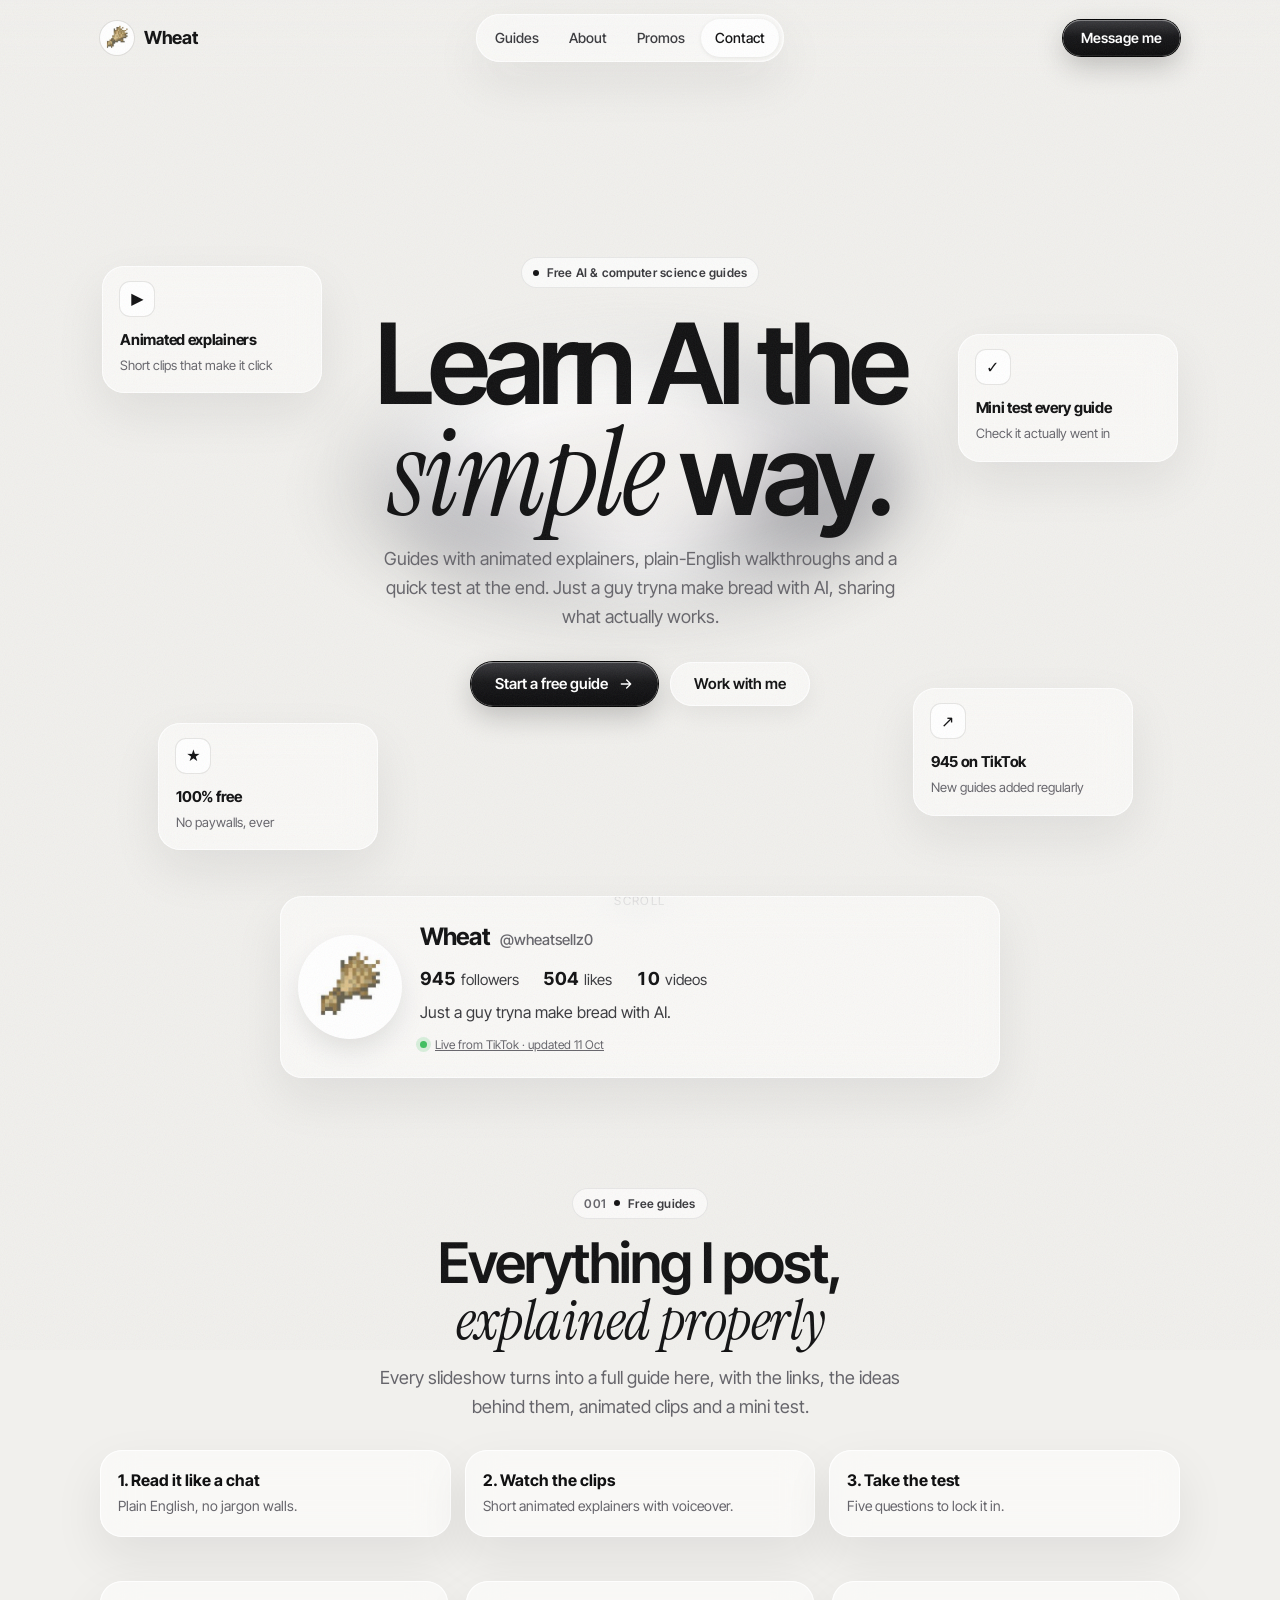
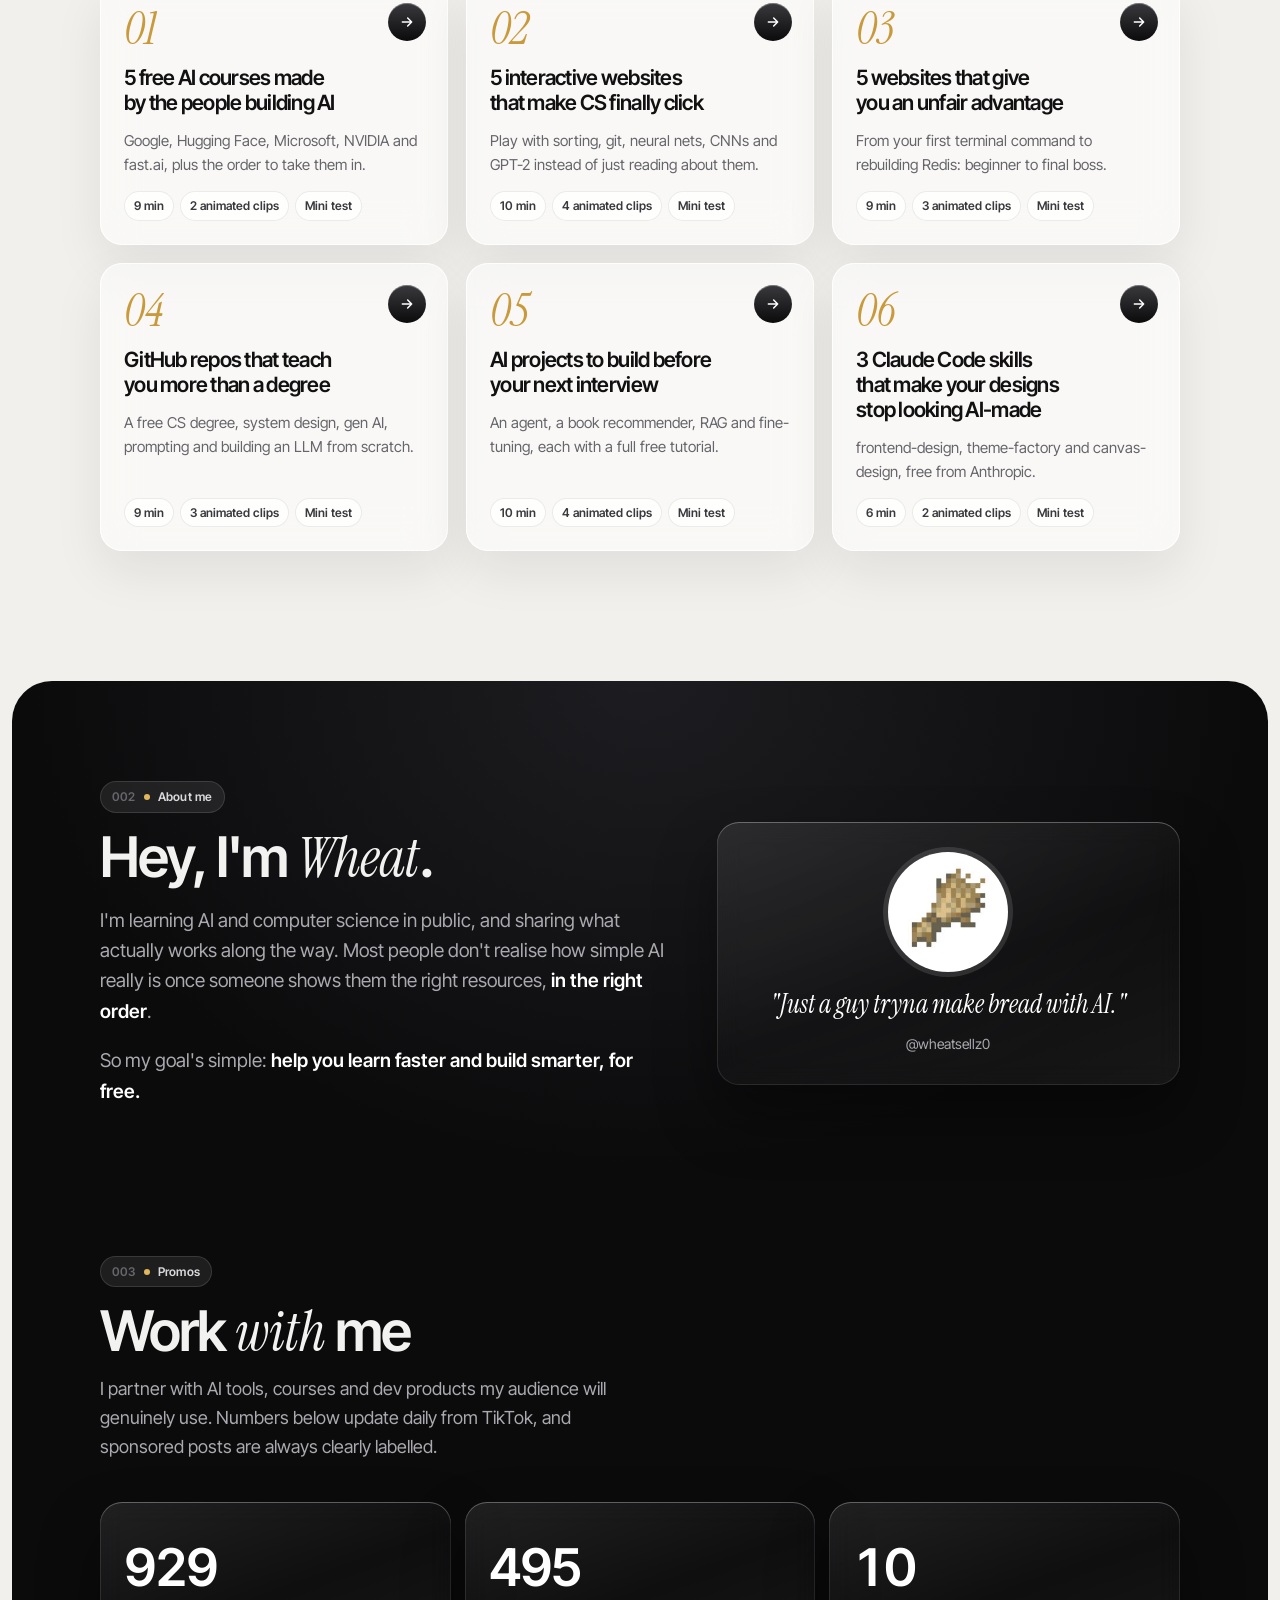
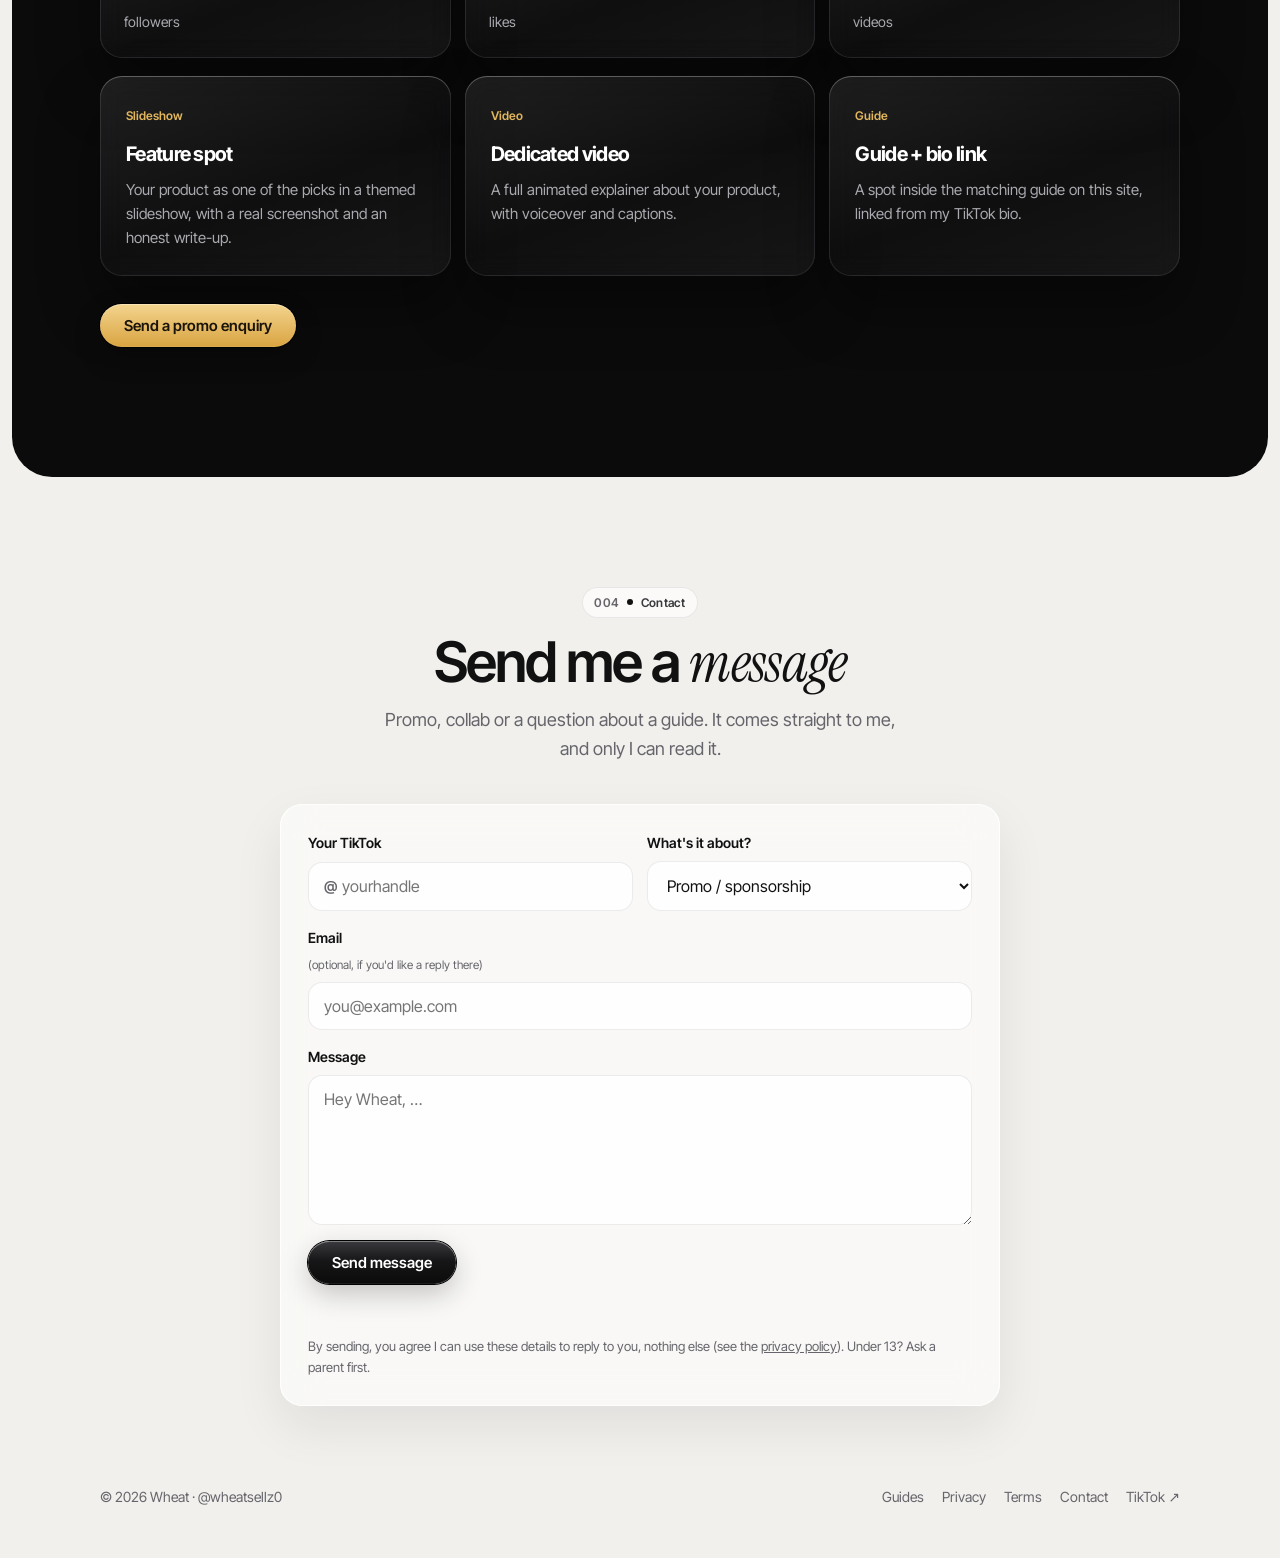
<file: index.html>
<!doctype html>
<html lang="en">
<head>
<meta charset="utf-8">
<meta name="viewport" content="width=device-width, initial-scale=1, viewport-fit=cover">
<meta http-equiv="Content-Security-Policy" content="default-src 'self'; script-src 'self' 'unsafe-inline' https://gc.zgo.at; style-src 'self' 'unsafe-inline'; img-src 'self' data: https://wheat.goatcounter.com; font-src 'self'; media-src 'self'; connect-src https://api.web3forms.com https://wheat.goatcounter.com; object-src 'none'; base-uri 'self'; form-action 'self'">
<title>Wheat · learn AI the simple way</title>
<meta name="description" content="Free AI and computer science guides from Wheat (@wheatsellz0), with animated explainers and mini tests. About me, promos and how to get in touch.">
<meta property="og:title" content="Wheat · learn AI the simple way">
<meta property="og:description" content="Free AI & CS guides with animated explainers and mini tests.">
<meta property="og:image" content="assets/og.png">
<link rel="stylesheet" href="assets/fonts.css">
<link rel="icon" type="image/png" sizes="32x32" href="assets/favicon-32.png">
<link rel="apple-touch-icon" href="assets/apple-touch-icon.png">
<meta name="theme-color" content="#f1f0ed">
<meta name="referrer" content="strict-origin-when-cross-origin">
<meta property="og:type" content="website">
<meta property="og:site_name" content="Wheat">
<meta name="twitter:card" content="summary_large_image">
<link rel="stylesheet" href="assets/style.css">
<style>
  /* ---------- hero ---------- */
  .hero { position: relative; min-height: min(860px, 100svh); display: grid; place-items: center; text-align: center; padding-block: 40px 90px; isolation: isolate; }
  .orb { position: absolute; z-index: -1; width: min(620px, 92vw); aspect-ratio: 1; left: 50%; top: 46%; translate: -50% -50%; filter: blur(26px); opacity: .75;
    animation: spin 26s linear infinite; }
  .orb::before { content: ''; position: absolute; inset: 8%; border-radius: 50%;
    background: radial-gradient(circle at 35% 30%, #fff 0 18%, transparent 45%), conic-gradient(from 40deg, #cfcfd3, #8d8d93, #f4f4f6, #a7a7ad, #e6e6e9, #77777d, #cfcfd3);
    transform: rotateX(62deg) rotateZ(18deg); box-shadow: 0 40px 80px rgba(0,0,0,.25); }
  .orb::after { content: ''; position: absolute; inset: 30%; border-radius: 50%; background: var(--paper); transform: rotateX(62deg) rotateZ(18deg); filter: blur(10px); }
  @keyframes spin { to { rotate: 360deg; } }
  .hero h1 { font-size: clamp(48px, 9vw, 112px); line-height: .95; font-weight: 600; letter-spacing: -0.055em; }
  .hero h1 .serif { font-size: 1.08em; letter-spacing: -0.02em; }
  .hero .sub { margin-inline: auto; text-align: center; }
  .hero .ctas { display: flex; flex-wrap: wrap; justify-content: center; gap: 12px; margin-top: 30px; }
  .float { position: absolute; padding: 16px 18px; text-align: left; width: 220px; animation: bob 7s ease-in-out infinite; }
  .float b { display: block; font-size: 15px; letter-spacing: -0.02em; }
  .float span { font-size: 13px; color: var(--muted); }
  .float .ic { width: 34px; height: 34px; border-radius: 10px; display: grid; place-items: center; background: #fff; box-shadow: 0 0 0 1px var(--line); margin-bottom: 12px; }
  .f1 { left: 2%; top: 22%; animation-delay: -2s; } .f2 { right: 2%; top: 30%; } .f3 { left: 7%; bottom: 10%; animation-delay: -4s; } .f4 { right: 6%; bottom: 14%; animation-delay: -1s; }
  @keyframes bob { 50% { transform: translateY(-12px); } }
  @media (max-width: 980px) { .float { display: none; } }
  .scrollcue { position: absolute; bottom: 26px; left: 50%; translate: -50% 0; font-size: 12px; color: var(--muted); letter-spacing: .12em; text-transform: uppercase; }

  /* ---------- live profile card ---------- */
  .profile { display: grid; grid-template-columns: auto 1fr; gap: 22px; align-items: center; padding: 22px; margin-top: -40px; }
  .profile .pfp { width: 96px; height: 96px; border-radius: 50%; background: #fff; box-shadow: 0 0 0 4px #fff, 0 12px 30px rgba(0,0,0,.12); object-fit: cover; }
  .profile h3 { font-size: 24px; display: flex; gap: 10px; align-items: baseline; flex-wrap: wrap; }
  .profile h3 small { font-size: 15px; font-weight: 500; color: var(--muted); letter-spacing: 0; }
  .stats { display: flex; flex-wrap: wrap; gap: 8px 24px; margin-top: 8px; font-size: 15px; color: var(--ink-2); font-variant-numeric: tabular-nums; }
  .stats b { color: var(--ink); font-size: 18px; margin-right: 5px; }
  .profile .bio { margin: 6px 0 0; color: var(--ink-2); }
  .live { display: inline-flex; align-items: center; gap: 8px; margin-top: 10px; font-size: 12px; color: var(--muted); }
  .live::before { content: ''; width: 7px; height: 7px; border-radius: 50%; background: #3fbf5f; box-shadow: 0 0 0 4px rgba(63,191,95,.18); animation: pulse 2s infinite; }
  @keyframes pulse { 50% { box-shadow: 0 0 0 7px rgba(63,191,95,.05); } }
  @media (max-width: 520px) { .profile { grid-template-columns: 1fr; text-align: center; justify-items: center; } .stats { justify-content: center; } }

  section { padding-block: 110px 20px; scroll-margin-top: 70px; }
  .head { text-align: center; } .head .sub { margin-inline: auto; }

  /* ---------- guides ---------- */
  .guides { display: grid; grid-template-columns: repeat(auto-fill, minmax(320px, 1fr)); gap: 18px; margin-top: 44px; }
  .gcard { position: relative; display: flex; flex-direction: column; gap: 14px; padding: 24px; text-decoration: none; min-height: 250px; transition: transform .5s var(--ease), box-shadow .5s var(--ease); }
  .gcard:hover { transform: translateY(-6px); box-shadow: inset 0 0 0 1px var(--glass-line), 0 30px 70px rgba(20,20,25,.14); }
  .gcard .no { font: 400 46px/1 var(--serif); font-style: italic; color: var(--wheat); }
  .gcard h3 { font-size: 21px; line-height: 1.2; font-weight: 600; }
  .gcard p { margin: 0; color: var(--muted); font-size: 15px; }
  .gcard .meta { margin-top: auto; display: flex; flex-wrap: wrap; gap: 6px; }
  .gcard .meta span { font-size: 12px; font-weight: 600; padding: 5px 10px; border-radius: 999px; background: rgba(255,255,255,.75); box-shadow: inset 0 0 0 1px var(--line); color: var(--ink-2); }
  .gcard .go { position: absolute; top: 22px; right: 22px; width: 38px; height: 38px; border-radius: 50%; display: grid; place-items: center; color: #fff;
    background: linear-gradient(180deg, #3a3a3e, #0b0b0c); box-shadow: inset 0 1px 0 rgba(255,255,255,.3); transition: transform .5s var(--ease); }
  .gcard:hover .go { transform: rotate(-45deg); }

  .how { display: grid; grid-template-columns: repeat(3, 1fr); gap: 14px; margin-top: 28px; }
  .how div { padding: 18px; } .how b { display: block; } .how span { color: var(--muted); font-size: 14px; }
  @media (max-width: 720px) { .how { grid-template-columns: 1fr; } }

  /* ---------- dark band: about + promos ---------- */
  .night { background: radial-gradient(ellipse 70% 50% at 50% 0%, #1d1d21, var(--night) 70%); color: #f2f2f0; border-radius: 40px; margin: 110px 12px 0; padding-block: 100px 110px; position: relative; overflow: hidden; }
  .night section { padding-top: 0; }
  .night .chip { background: rgba(255,255,255,.08); color: #d9d9dc; box-shadow: inset 0 0 0 1px rgba(255,255,255,.12); } .night .chip i { background: var(--wheat-soft); }
  .night .sub, .night p { color: #a9a9af; }
  .about { display: grid; grid-template-columns: 1.1fr .9fr; gap: 50px; align-items: center; }
  .about p { font-size: 19px; line-height: 1.6; } .about p b { color: #fff; font-weight: 600; }
  .slab { padding: 30px; text-align: center; }
  .slab img { width: 120px; height: 120px; border-radius: 50%; margin: 0 auto 16px; background: #fff; box-shadow: 0 0 0 5px rgba(255,255,255,.12); object-fit: cover; }
  .slab .q { font: 400 26px/1.25 var(--serif); font-style: italic; color: #fff; }
  @media (max-width: 860px) { .about { grid-template-columns: 1fr; } }
  .numbers { display: grid; grid-template-columns: repeat(3, 1fr); gap: 14px; margin-top: 40px; }
  .numbers div { padding: 24px; }
  .numbers b { display: block; font-size: clamp(34px, 5vw, 52px); font-weight: 600; letter-spacing: -0.04em; color: #fff; font-variant-numeric: tabular-nums; }
  .numbers span { color: #a9a9af; font-size: 14px; }
  .offers { display: grid; grid-template-columns: repeat(3, 1fr); gap: 14px; margin-top: 18px; }
  .offers div { padding: 26px; } .offers h3 { font-size: 20px; color: #fff; } .offers p { font-size: 15px; margin: 8px 0 0; }
  .offers .tag { display: inline-block; font-size: 12px; font-weight: 600; color: var(--wheat-soft); margin-bottom: 12px; }
  @media (max-width: 760px) { .numbers, .offers { grid-template-columns: 1fr; } }

  /* ---------- contact ---------- */
  form { display: grid; gap: 16px; padding: 28px; margin-top: 40px; text-align: left; }
  label { display: grid; gap: 7px; font-size: 14px; font-weight: 600; }
  label small { font-weight: 400; color: var(--muted); }
  input, textarea, select { width: 100%; font: 16px var(--sans); color: var(--ink); background: rgba(255,255,255,.8); border: 0; box-shadow: inset 0 0 0 1px var(--line); border-radius: 14px; padding: 14px 16px; transition: box-shadow .25s; }
  input:focus, textarea:focus, select:focus { outline: 0; box-shadow: inset 0 0 0 2px var(--ink); }
  textarea { min-height: 150px; resize: vertical; }
  .at { position: relative; } .at input { padding-left: 34px; } .at::after { content: '@'; position: absolute; left: 16px; bottom: 14px; color: var(--muted); }
  .row2 { display: grid; grid-template-columns: 1fr 1fr; gap: 14px; }
  @media (max-width: 560px) { .row2 { grid-template-columns: 1fr; } }
  .status { min-height: 1.4em; font-size: 14px; color: var(--muted); } .status.ok { color: var(--ok); } .status.err { color: var(--bad); }
  .hp { position: absolute; left: -9999px; }
  form .pill { justify-self: start; }
</style>
</head>
<body>

<a class="skip" href="#guides">Skip to content</a>
<header class="topbar"><div class="wrap">
  <a class="brand" href="#top"><img data-avatar src="assets/avatar.jpg" alt=""><span data-stat="name">Wheat</span></a>
  <nav class="navpill glass" aria-label="Sections"><a href="#guides">Guides</a><a href="#about">About</a><a href="#promos">Promos</a><a href="#contact">Contact</a></nav>
  <a class="pill dark" href="#contact">Message me</a>
</div></header>

<main id="top">
  <div class="hero wrap">
    <div class="orb" aria-hidden="true"></div>
    <div class="float f1 glass" aria-hidden="true"><div class="ic">▶</div><b>Animated explainers</b><span>Short clips that make it click</span></div>
    <div class="float f2 glass" aria-hidden="true"><div class="ic">✓</div><b>Mini test every guide</b><span>Check it actually went in</span></div>
    <div class="float f3 glass" aria-hidden="true"><div class="ic">★</div><b>100% free</b><span>No paywalls, ever</span></div>
    <div class="float f4 glass" aria-hidden="true"><div class="ic">↗</div><b><span data-stat="followers" style="color:inherit;font-size:inherit">945</span> on TikTok</b><span>New guides added regularly</span></div>
    <div>
      <div class="chip reveal"><i></i>Free AI &amp; computer science guides</div>
      <h1 class="reveal" style="--d:.08s;margin-top:22px">Learn AI the<br><span class="serif">simple</span> way.</h1>
      <p class="sub reveal" style="--d:.16s">Guides with animated explainers, plain-English walkthroughs and a quick test at the end. Just a guy tryna make bread with AI, sharing what actually works.</p>
      <div class="ctas reveal" style="--d:.24s">
        <a class="pill dark" href="#guides">Start a free guide <svg viewBox="0 0 24 24"><path d="M5 12h14M13 6l6 6-6 6" stroke="currentColor" stroke-width="2" fill="none" stroke-linecap="round" stroke-linejoin="round"/></svg></a>
        <a class="pill glass" href="#promos">Work with me</a>
      </div>
    </div>
    <div class="scrollcue" aria-hidden="true">scroll</div>
  </div>

  <div class="narrow">
    <div class="profile glass reveal">
      <img class="pfp" data-avatar src="assets/avatar.jpg" alt="Wheat's TikTok profile picture">
      <div>
        <h3><span data-stat="name">Wheat</span> <small>@<span data-stat="handle">wheatsellz0</span></small></h3>
        <div class="stats"><span><b data-stat="followers">945</b>followers</span><span><b data-stat="likes">504</b>likes</span><span><b data-stat="videos">10</b>videos</span></div>
        <p class="bio" data-stat="bio">Just a guy tryna make bread with AI.</p>
        <a class="live" data-updated href="https://www.tiktok.com/@wheatsellz0" target="_blank" rel="noopener">Live from TikTok</a>
      </div>
    </div>
  </div>

  <section id="guides" class="wrap">
    <div class="head">
      <div class="chip reveal"><span class="num">001</span><i></i>Free guides</div>
      <h2 class="h2 reveal">Everything I post,<br><span class="serif">explained properly</span></h2>
      <p class="sub reveal">Every slideshow turns into a full guide here, with the links, the ideas behind them, animated clips and a mini test.</p>
    </div>
    <div class="how">
      <div class="glass reveal"><b>1. Read it like a chat</b><span>Plain English, no jargon walls.</span></div>
      <div class="glass reveal" style="--d:.08s"><b>2. Watch the clips</b><span>Short animated explainers with voiceover.</span></div>
      <div class="glass reveal" style="--d:.16s"><b>3. Take the test</b><span>Five questions to lock it in.</span></div>
    </div>
    <div class="guides" id="guide-list"></div>
  </section>

  <div class="night">
    <section id="about" class="wrap">
      <div class="about">
        <div>
          <div class="chip reveal"><span class="num">002</span><i></i>About me</div>
          <h2 class="h2 reveal">Hey, I'm <span class="serif">Wheat</span>.</h2>
          <p class="reveal">I'm learning AI and computer science in public, and sharing what actually works along the way. Most people don't realise how simple AI really is once someone shows them the right resources, <b>in the right order</b>.</p>
          <p class="reveal">So my goal's simple: <b>help you learn faster and build smarter, for free.</b></p>
        </div>
        <div class="slab glass-dark reveal" style="--d:.1s">
          <img data-avatar src="assets/avatar.jpg" alt="">
          <div class="q">"Just a guy tryna make bread with AI."</div>
          <p style="margin:12px 0 0;font-size:14px">@wheatsellz0</p>
        </div>
      </div>
    </section>

    <section id="promos" class="wrap" style="padding-top:110px">
      <div class="chip reveal"><span class="num">003</span><i></i>Promos</div>
      <h2 class="h2 reveal">Work <span class="serif">with</span> me</h2>
      <p class="sub reveal">I partner with AI tools, courses and dev products my audience will genuinely use. Numbers below update daily from TikTok, and sponsored posts are always clearly labelled.</p>
      <div class="numbers">
        <div class="glass-dark reveal"><b data-stat="followers">945</b><span>followers</span></div>
        <div class="glass-dark reveal" style="--d:.08s"><b data-stat="likes">504</b><span>likes</span></div>
        <div class="glass-dark reveal" style="--d:.16s"><b data-stat="videos">10</b><span>videos</span></div>
      </div>
      <div class="offers">
        <div class="glass-dark reveal"><span class="tag">Slideshow</span><h3>Feature spot</h3><p>Your product as one of the picks in a themed slideshow, with a real screenshot and an honest write-up.</p></div>
        <div class="glass-dark reveal" style="--d:.08s"><span class="tag">Video</span><h3>Dedicated video</h3><p>A full animated explainer about your product, with voiceover and captions.</p></div>
        <div class="glass-dark reveal" style="--d:.16s"><span class="tag">Guide</span><h3>Guide + bio link</h3><p>A spot inside the matching guide on this site, linked from my TikTok bio.</p></div>
      </div>
      <div style="margin-top:28px" class="reveal"><a class="pill dark" href="#contact" style="background:linear-gradient(180deg,#f3d48e,#d9a441);color:#1a1408">Send a promo enquiry</a></div>
    </section>
  </div>

  <section id="contact" class="narrow">
    <div class="head">
      <div class="chip reveal"><span class="num">004</span><i></i>Contact</div>
      <h2 class="h2 reveal">Send me a <span class="serif">message</span></h2>
      <p class="sub reveal">Promo, collab or a question about a guide. It comes straight to me, and only I can read it.</p>
    </div>
    <form id="contact-form" class="glass reveal" novalidate>
      <div class="row2">
        <label class="at">Your TikTok<input id="tiktok" name="tiktok" placeholder="yourhandle" autocomplete="off" required maxlength="40"></label>
        <label>What's it about?
          <select id="topic" name="topic"><option>Promo / sponsorship</option><option>Collab</option><option>Question about a guide</option><option>Something else</option></select>
        </label>
      </div>
      <label>Email <small>(optional, if you'd like a reply there)</small><input id="email" name="email" type="email" placeholder="you@example.com" maxlength="120"></label>
      <label>Message<textarea id="message" name="message" placeholder="Hey Wheat, …" required maxlength="2000"></textarea></label>
      <input class="hp" type="checkbox" name="botcheck" tabindex="-1" aria-hidden="true">
      <button type="submit" class="pill dark" id="send">Send message</button>
      <div class="status" id="status" role="status"></div>
      <p style="margin:0;font-size:13px;color:var(--muted)">By sending, you agree I can use these details to reply to you, nothing else (see the <a href="privacy.html">privacy policy</a>). Under 13? Ask a parent first.</p>
    </form>
  </section>
</main>

<footer class="site"><div class="wrap">
  <div>© <span data-year></span> Wheat · @wheatsellz0</div>
  <div style="display:flex;gap:18px;flex-wrap:wrap"><a href="#guides">Guides</a><a href="privacy.html">Privacy</a><a href="terms.html">Terms</a><a href="#contact">Contact</a><a href="https://www.tiktok.com/@wheatsellz0" target="_blank" rel="noopener">TikTok ↗</a></div>
</div></footer>

<script src="data/stats.js"></script>
<script src="assets/guides.js"></script>
<script>
  // Guide cards, built from assets/guides.js
  const list = document.getElementById('guide-list');
  (window.GUIDES || []).forEach((g, i) => {
    const a = document.createElement('a');
    a.className = 'gcard glass reveal'; a.style.setProperty('--d', (i % 3) * 0.08 + 's');
    a.href = 'guide.html?g=' + g.slug;
    a.innerHTML = `<span class="no">${String(i + 1).padStart(2, '0')}</span><h3>${g.title}</h3><p>${g.tagline}</p>
      <div class="meta"><span>${g.minutes} min</span><span>${g.clips.length} animated clips</span><span>Mini test</span></div>
      <span class="go" aria-hidden="true"><svg viewBox="0 0 24 24" width="16" height="16"><path d="M5 12h14M13 6l6 6-6 6" stroke="currentColor" stroke-width="2.2" fill="none" stroke-linecap="round" stroke-linejoin="round"/></svg></span>`;
    list.appendChild(a);
  });
</script>
<script src="assets/site.js"></script>
<script>
  // Contact box: messages are emailed to Wheat through Web3Forms, so only Wheat can read them.
  // Paste your free access key from https://web3forms.com between the quotes:
  const WEB3FORMS_KEY = '79f9268f-8309-4ce5-b389-b21ce19033ad';
  const form = document.getElementById('contact-form'), status = document.getElementById('status'), send = document.getElementById('send');
  form.addEventListener('submit', async (e) => {
    e.preventDefault();
    const tiktok = form.tiktok.value.trim().replace(/^@/, ''), message = form.message.value.trim();
    status.className = 'status';
    if (!/^[A-Za-z0-9._]{2,24}$/.test(tiktok)) { status.className = 'status err'; status.textContent = 'Add your TikTok username, without spaces.'; return form.tiktok.focus(); }
    if (message.length < 5) { status.className = 'status err'; status.textContent = 'Write a message first.'; return form.message.focus(); }
    if (!WEB3FORMS_KEY) { status.className = 'status err'; status.textContent = 'The message box isn’t connected yet, so this wasn’t sent.'; return; }
    send.disabled = true; status.textContent = 'Sending…';
    try {
      const res = await fetch('https://api.web3forms.com/submit', {
        method: 'POST', headers: { 'Content-Type': 'application/json', Accept: 'application/json' },
        body: JSON.stringify({ access_key: WEB3FORMS_KEY, subject: `New ${form.topic.value} message from @${tiktok}`, from_name: `@${tiktok} (TikTok)`,
          tiktok: `@${tiktok}  ·  https://www.tiktok.com/@${tiktok}`, topic: form.topic.value, email: form.email.value.trim() || 'not given', message, botcheck: form.botcheck.checked }),
      });
      const data = await res.json();
      if (!data.success) throw new Error(data.message);
      form.reset(); status.className = 'status ok'; status.textContent = 'Sent! I read every message.';
    } catch (err) { status.className = 'status err'; status.textContent = 'That didn’t send. Try again in a minute, or DM me on TikTok.'; }
    finally { send.disabled = false; }
  });
</script>
<script data-goatcounter="https://wheat.goatcounter.com/count" async src="https://gc.zgo.at/count.js"></script>
</body>
</html>
</file>
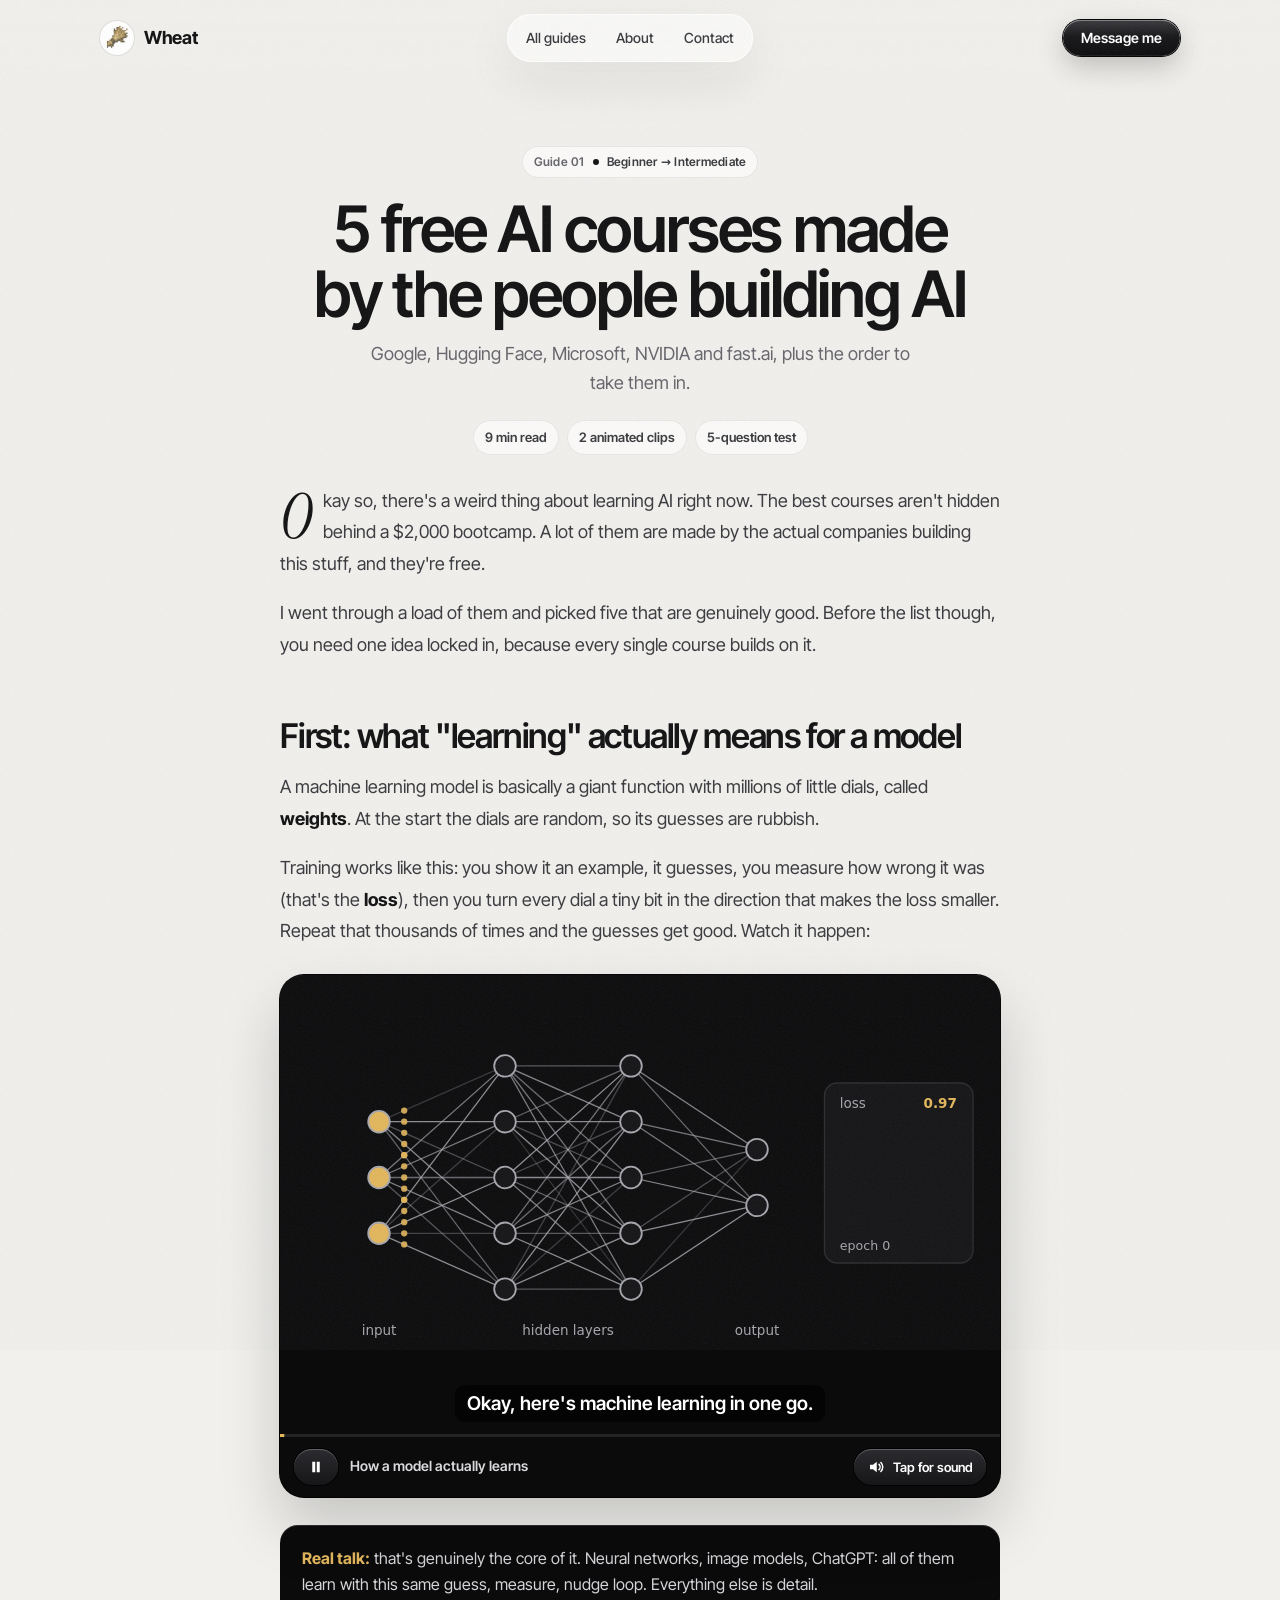
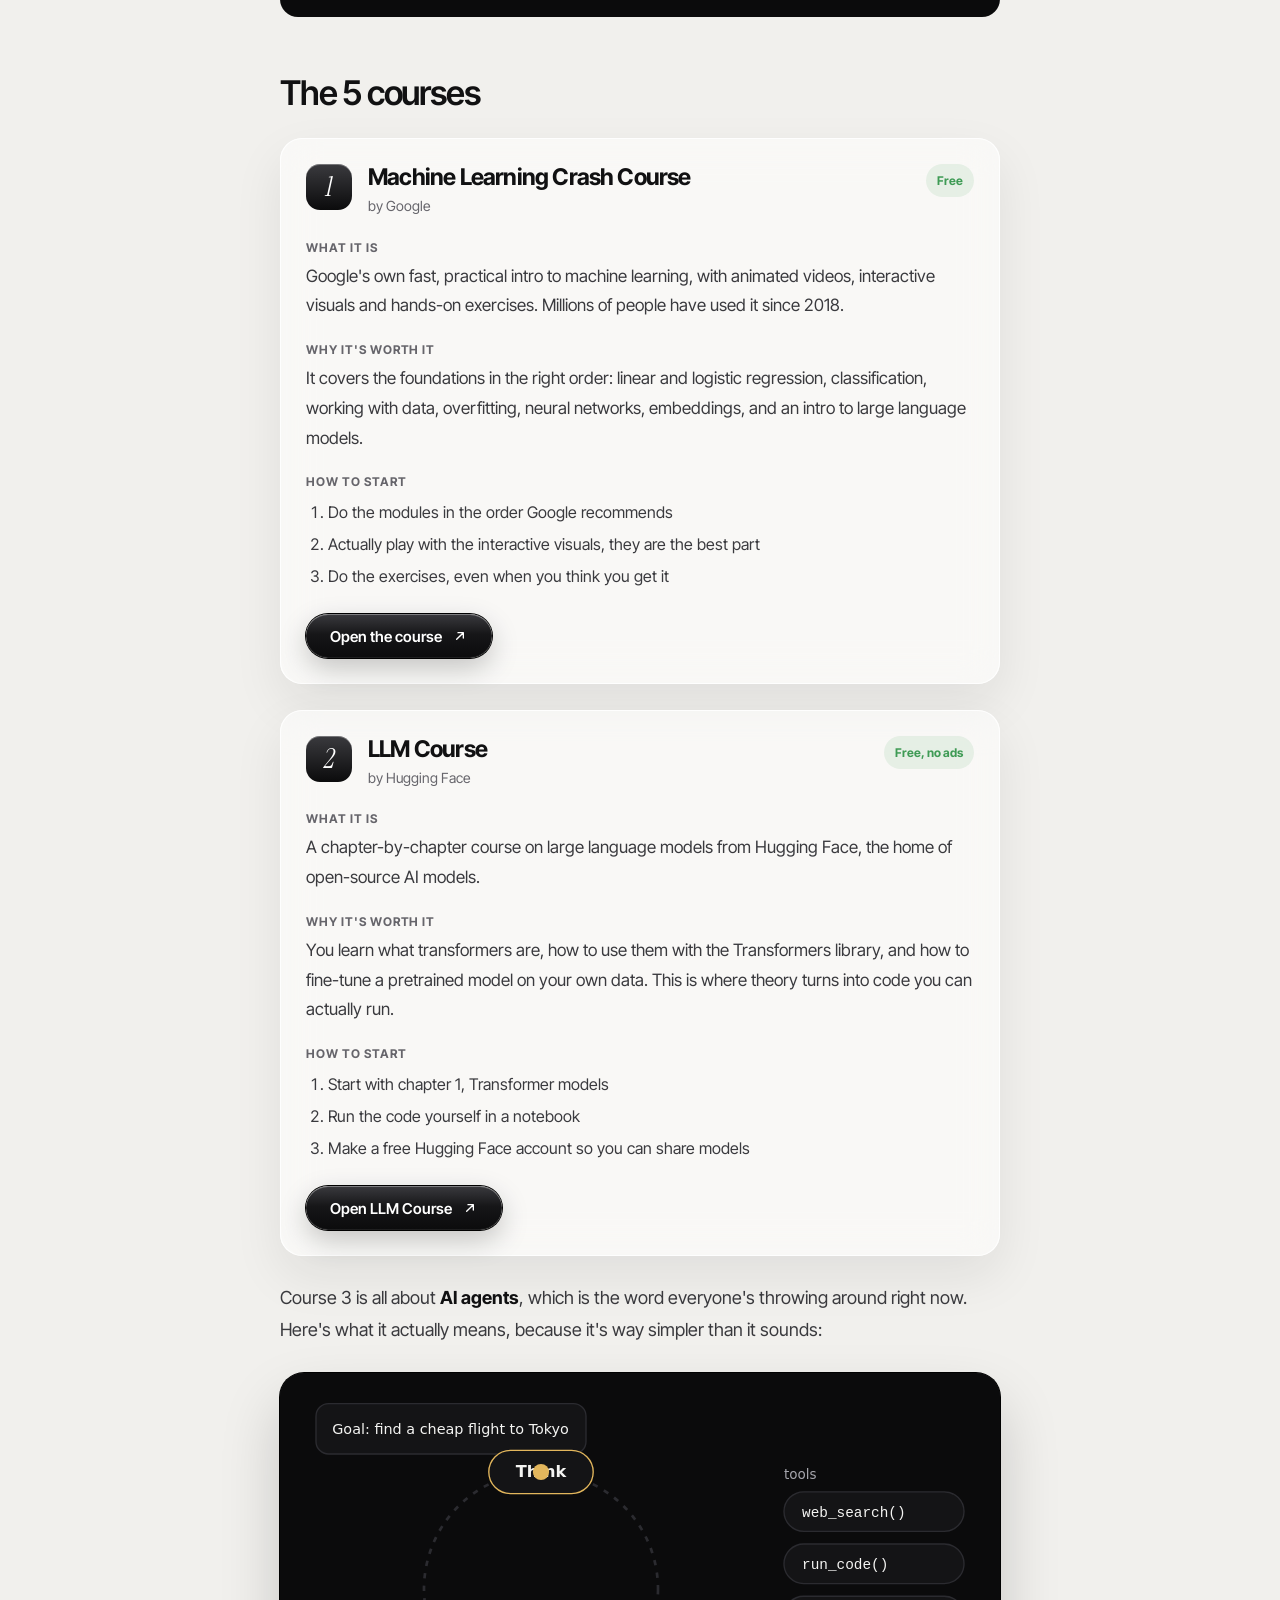
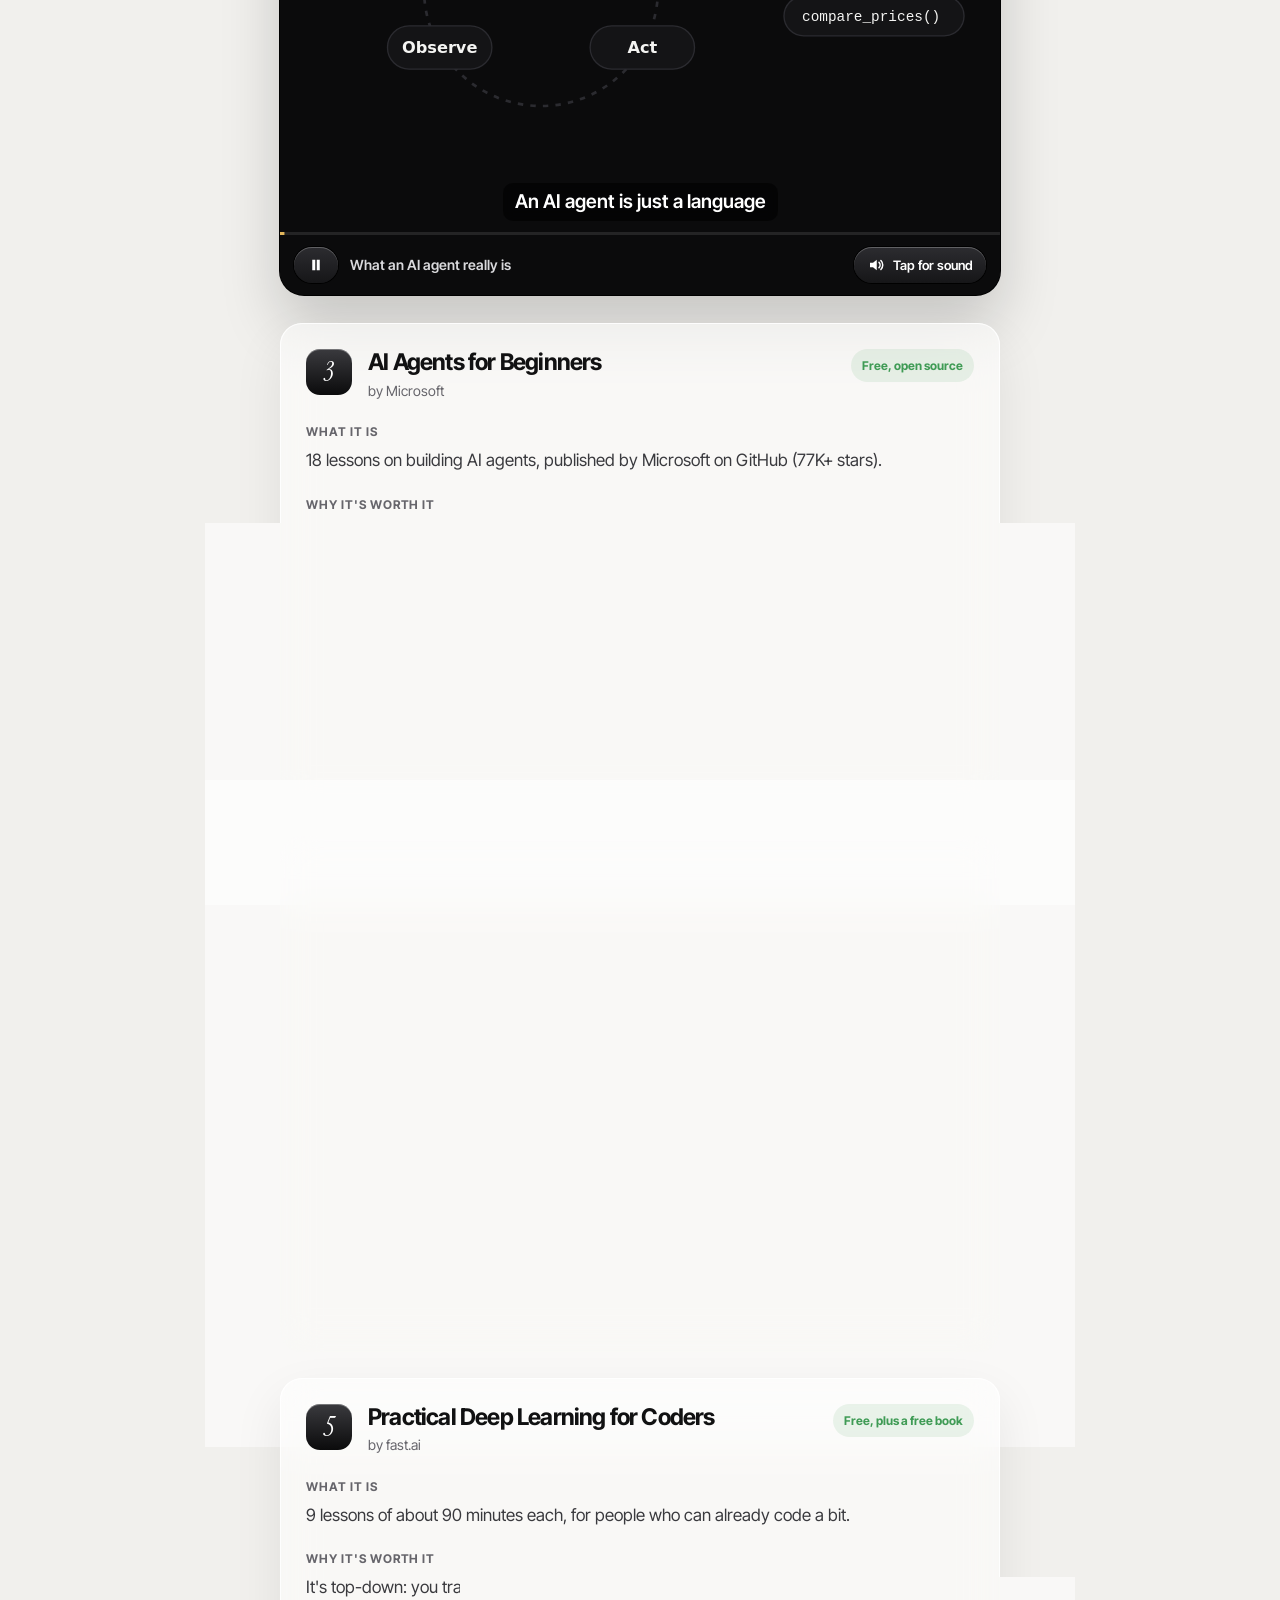
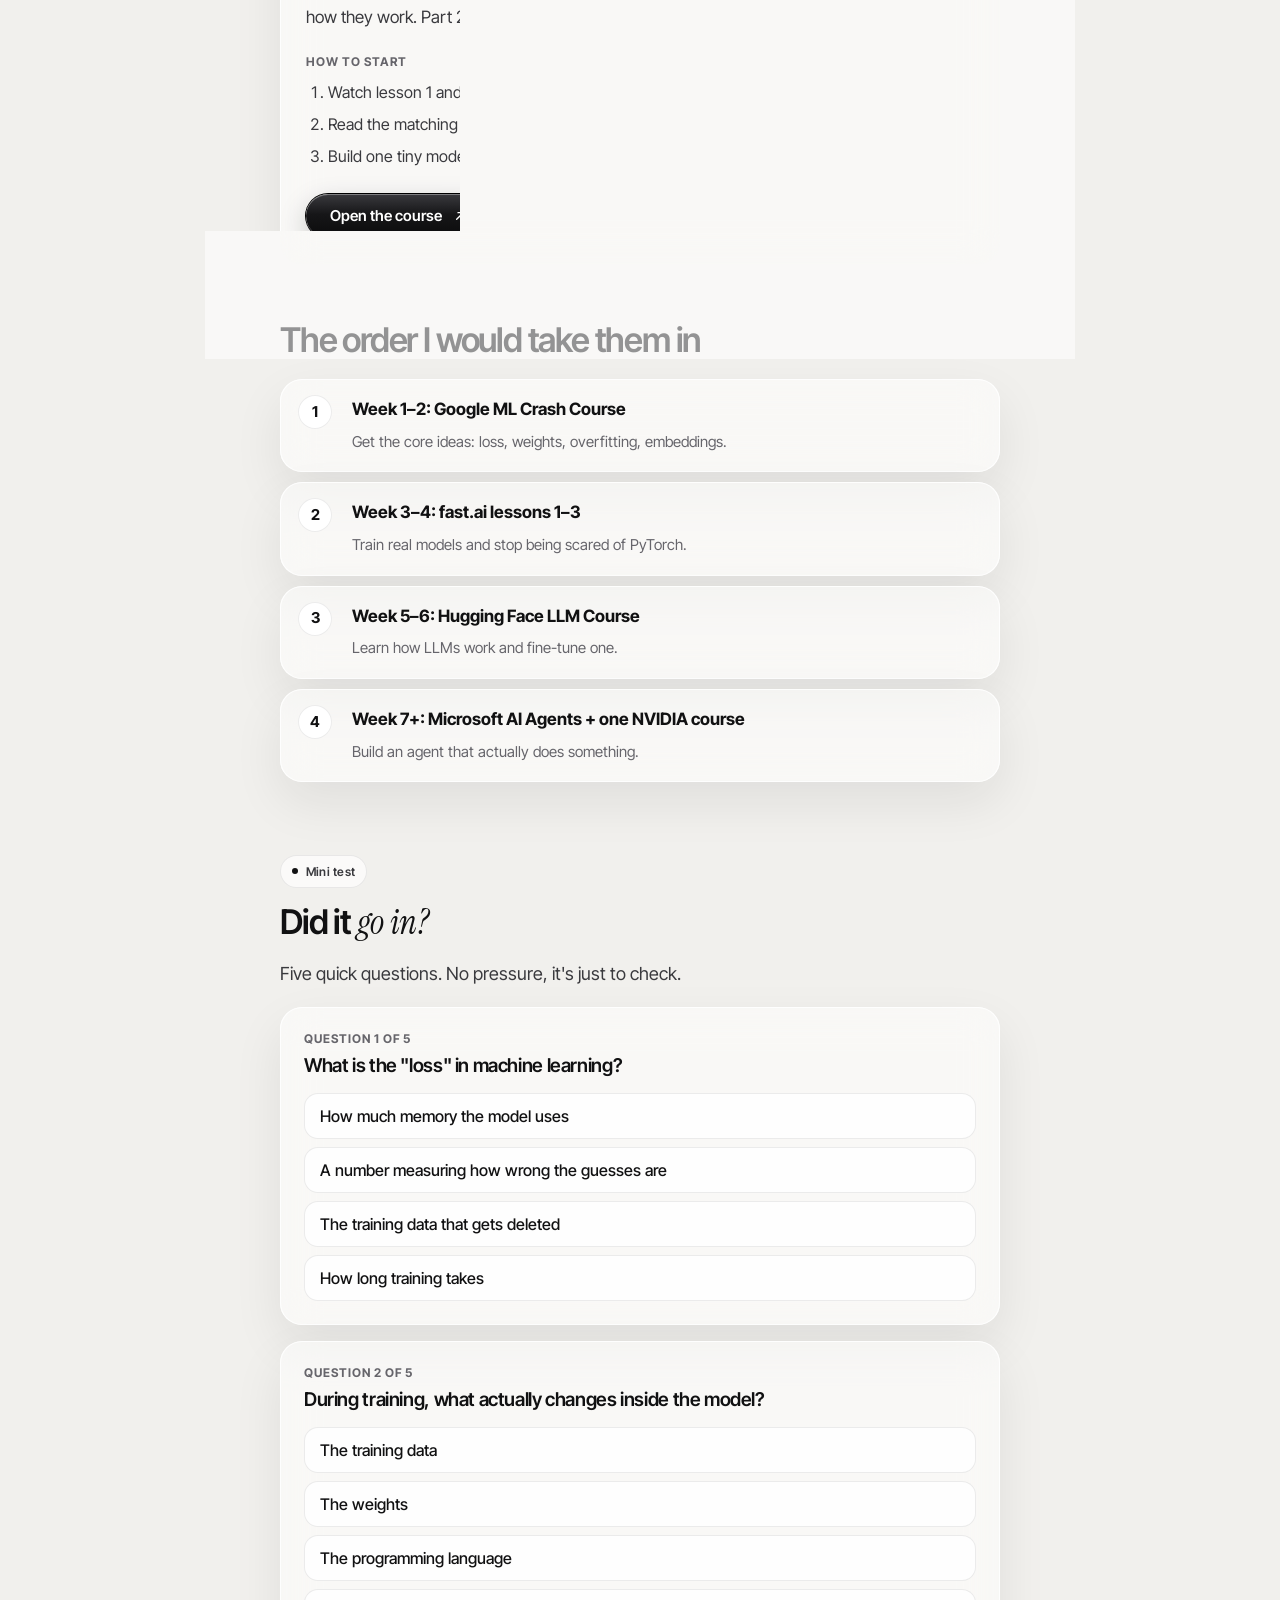
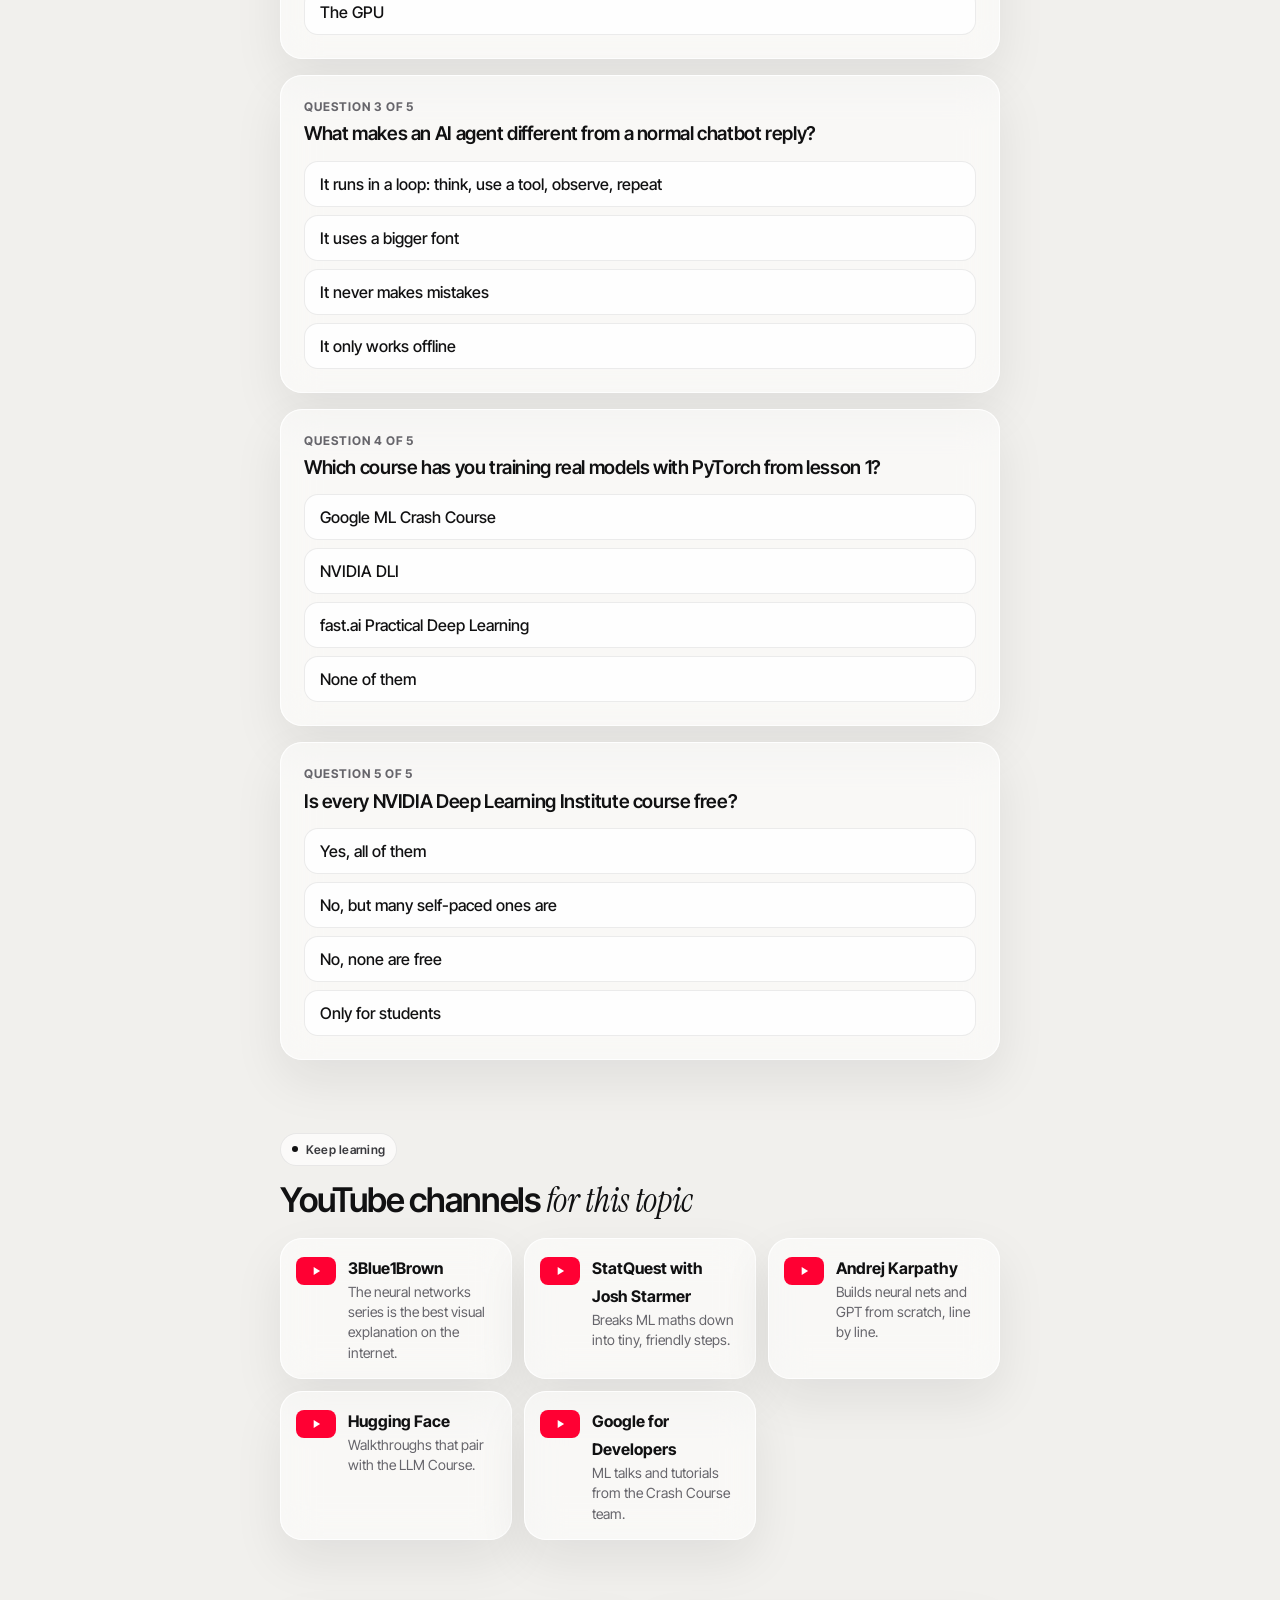
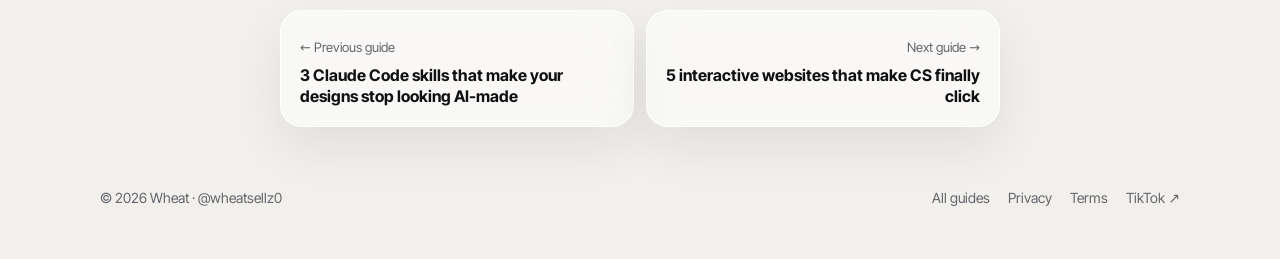
<file: guide.html>
<!doctype html>
<html lang="en">
<head>
<meta charset="utf-8">
<meta name="viewport" content="width=device-width, initial-scale=1, viewport-fit=cover">
<meta http-equiv="Content-Security-Policy" content="default-src 'self'; script-src 'self' 'unsafe-inline' https://gc.zgo.at; style-src 'self' 'unsafe-inline'; img-src 'self' data: https://wheat.goatcounter.com; font-src 'self'; media-src 'self'; connect-src https://api.web3forms.com https://wheat.goatcounter.com; object-src 'none'; base-uri 'self'; form-action 'self'">
<title>Guide · Wheat</title>
<meta name="description" content="A free guide from Wheat (@wheatsellz0) with animated explainers and a mini test.">
<link rel="stylesheet" href="assets/fonts.css">
<link rel="icon" type="image/png" sizes="32x32" href="assets/favicon-32.png">
<link rel="apple-touch-icon" href="assets/apple-touch-icon.png">
<meta name="theme-color" content="#f1f0ed">
<meta name="referrer" content="strict-origin-when-cross-origin">
<meta property="og:type" content="website">
<meta property="og:site_name" content="Wheat">
<meta name="twitter:card" content="summary_large_image">
<link rel="stylesheet" href="assets/style.css">
<style>
  .progress { position: fixed; top: 0; left: 0; right: 0; height: 3px; z-index: 60; background: transparent; }
  .progress i { display: block; height: 100%; background: var(--ink); transform-origin: left; transform: scaleX(0); }
  .ghead { padding-block: 70px 30px; text-align: center; }
  .ghead h1 { font-size: clamp(36px, 6vw, 64px); line-height: 1.02; font-weight: 600; margin-top: 18px; }
  .ghead .sub { margin-inline: auto; }
  .meta-row { display: flex; flex-wrap: wrap; justify-content: center; gap: 8px; margin-top: 22px; }
  .meta-row span { font-size: 13px; font-weight: 600; padding: 7px 12px; border-radius: 999px; background: rgba(255,255,255,.7); box-shadow: inset 0 0 0 1px var(--line); color: var(--ink-2); }
  article { font-size: 18px; line-height: 1.75; color: var(--ink-2); }
  article p { margin: 0 0 18px; } article b { color: var(--ink); }
  article .intro p:first-child::first-letter { font: 400 3.4em/0.8 var(--serif); font-style: italic; float: left; margin: 8px 10px 0 0; color: var(--ink); }
  article h2.gh { font-size: clamp(26px, 3.6vw, 34px); color: var(--ink); line-height: 1.15; font-weight: 600; margin: 56px 0 16px; }
  article code { font: 15px var(--mono); background: rgba(17,17,18,.06); padding: 2px 7px; border-radius: 6px; color: var(--ink); }

  .pick { padding: 26px; margin: 26px 0; }
  .pick .top { display: flex; align-items: flex-start; gap: 16px; }
  .pick .n { flex: none; width: 46px; height: 46px; border-radius: 14px; display: grid; place-items: center; font: 400 26px var(--serif); font-style: italic; color: #fff;
    background: linear-gradient(180deg, #3a3a3e, #0b0b0c); box-shadow: inset 0 1px 0 rgba(255,255,255,.3); }
  .pick h3 { font-size: 23px; color: var(--ink); line-height: 1.2; }
  .pick .by { font-size: 14px; color: var(--muted); margin-top: 2px; }
  .pick .cost { margin-left: auto; flex: none; font-size: 12px; font-weight: 700; padding: 6px 11px; border-radius: 999px; background: rgba(63,155,85,.1); color: var(--ok); white-space: nowrap; }
  .pick .lbl { display: block; font-size: 12px; font-weight: 700; letter-spacing: .08em; text-transform: uppercase; color: var(--muted); margin: 18px 0 4px; }
  .pick p { margin: 0; font-size: 17px; }
  .pick ol { margin: 6px 0 0; padding-left: 22px; font-size: 16px; } .pick li { margin: 4px 0; }
  .pick .pill { margin-top: 20px; white-space: normal; max-width: 100%; }
  @media (max-width: 520px) { .pick .top { flex-wrap: wrap; } .pick .cost { margin-left: 62px; } }

  .note { padding: 20px 22px; margin: 26px 0; border-radius: 18px; background: var(--night); color: #d6d6da; font-size: 16px; line-height: 1.65; box-shadow: inset 0 1px 0 rgba(255,255,255,.15); }
  .note b { color: var(--wheat-soft); } .note code { background: rgba(255,255,255,.1); color: #fff; display: inline-block; margin-top: 6px; }

  .steps { list-style: none; padding: 0; margin: 20px 0; display: grid; gap: 10px; counter-reset: s; }
  .steps li { counter-increment: s; display: grid; grid-template-columns: 40px 1fr; gap: 14px; padding: 16px 18px; }
  .steps li::before { content: counter(s); width: 34px; height: 34px; border-radius: 50%; display: grid; place-items: center; font-weight: 700; font-size: 15px; background: #fff; box-shadow: inset 0 0 0 1px var(--line); color: var(--ink); }
  .steps b { display: block; font-size: 17px; } .steps span { font-size: 15px; color: var(--muted); }

  /* quiz */
  .quiz { margin-top: 70px; }
  .q { padding: 24px; margin-top: 16px; }
  .q h3 { font-size: 19px; color: var(--ink); line-height: 1.35; font-weight: 600; letter-spacing: -0.02em; }
  .q h3 small { display: block; font-size: 12px; letter-spacing: .08em; text-transform: uppercase; color: var(--muted); margin-bottom: 6px; font-weight: 700; }
  .opts { display: grid; gap: 8px; margin-top: 14px; }
  .opt { text-align: left; font: 500 16px var(--sans); color: var(--ink); padding: 13px 16px; border-radius: 14px; border: 0; cursor: pointer; background: rgba(255,255,255,.8);
    box-shadow: inset 0 0 0 1px var(--line); transition: transform .2s var(--ease), box-shadow .2s, background .2s; }
  .opt:hover:not(:disabled) { transform: translateX(4px); box-shadow: inset 0 0 0 1px var(--ink); }
  .opt:disabled { cursor: default; }
  .opt.right { background: rgba(63,155,85,.12); box-shadow: inset 0 0 0 2px var(--ok); }
  .opt.wrong { background: rgba(196,85,63,.1); box-shadow: inset 0 0 0 2px var(--bad); }
  .why { margin-top: 12px; font-size: 15px; color: var(--ink-2); display: none; } .why.show { display: block; animation: capIn .4s var(--ease); }
  .score { padding: 30px; margin-top: 18px; text-align: center; display: none; }
  .score.show { display: block; animation: capIn .5s var(--ease); }
  .score b { display: block; font-size: 56px; letter-spacing: -0.05em; color: var(--ink); line-height: 1; }
  .score p { margin: 10px 0 18px; }

  .learn { margin-top: 70px; }
  .yt { display: grid; grid-template-columns: repeat(auto-fill, minmax(230px, 1fr)); gap: 12px; margin-top: 18px; }
  .yt a { display: grid; grid-template-columns: 40px 1fr; gap: 12px; align-items: start; padding: 16px; text-decoration: none; transition: transform .35s var(--ease); }
  .yt a:hover { transform: translateY(-3px); }
  .yt .ic { width: 40px; height: 28px; border-radius: 8px; background: #ff0033; display: grid; place-items: center; margin-top: 3px; }
  .yt b { display: block; font-size: 16px; color: var(--ink); } .yt span { font-size: 14px; color: var(--muted); line-height: 1.45; display: block; }

  .nextprev { display: grid; grid-template-columns: 1fr 1fr; gap: 12px; margin-top: 70px; }
  .nextprev a { padding: 20px; text-decoration: none; } .nextprev small { color: var(--muted); font-size: 13px; } .nextprev b { display: block; font-size: 16px; line-height: 1.3; margin-top: 4px; }
  .nextprev a:last-child { text-align: right; }
  @media (max-width: 560px) { .nextprev { grid-template-columns: 1fr; } .nextprev a:last-child { text-align: left; } }
</style>
</head>
<body>
<a class="skip" href="#guide">Skip to content</a>
<div class="progress" aria-hidden="true"><i id="prog"></i></div>
<header class="topbar"><div class="wrap">
  <a class="brand" href="index.html"><img data-avatar src="assets/avatar.jpg" alt=""><span data-stat="name">Wheat</span></a>
  <nav class="navpill glass" aria-label="Site"><a href="index.html#guides">All guides</a><a href="index.html#about">About</a><a href="index.html#contact">Contact</a></nav>
  <a class="pill dark" href="index.html#contact">Message me</a>
</div></header>

<main class="narrow" id="guide"></main>

<footer class="site"><div class="wrap">
  <div>© <span data-year></span> Wheat · @wheatsellz0</div>
  <div style="display:flex;gap:18px;flex-wrap:wrap"><a href="index.html#guides">All guides</a><a href="privacy.html">Privacy</a><a href="terms.html">Terms</a><a href="https://www.tiktok.com/@wheatsellz0" target="_blank" rel="noopener">TikTok ↗</a></div>
</div></footer>

<script src="data/stats.js"></script>
<script src="assets/guides.js"></script>
<script src="assets/clip-data.js"></script>
<script src="assets/clips.js"></script>
<script>
(function () {
  const G = window.GUIDES || [], slug = new URLSearchParams(location.search).get('g');
  const idx = Math.max(0, G.findIndex(g => g.slug === slug)), g = G[idx], root = document.getElementById('guide');
  const esc = (s) => String(s).replace(/[&<>"]/g, c => ({ '&': '&amp;', '<': '&lt;', '>': '&gt;', '"': '&quot;' }[c]));
  document.title = g.title + ' · Wheat';
  document.querySelector('meta[name=description]').setAttribute('content', g.tagline);
  const arrow = '<svg viewBox="0 0 24 24"><path d="M7 17L17 7M9 7h8v8" stroke="currentColor" stroke-width="2" fill="none" stroke-linecap="round" stroke-linejoin="round"/></svg>';

  const block = (b) => {
    if (b.t === 'h') return `<h2 class="gh reveal">${esc(b.text)}</h2>`;
    if (b.t === 'p') return `<p class="reveal">${b.html}</p>`;
    if (b.t === 'note') return `<div class="note reveal">${b.html}</div>`;
    if (b.t === 'clip') return `<figure class="clip reveal" data-clip="${b.id}"></figure>`;
    if (b.t === 'steps') return `<ol class="steps">${b.items.map((s, i) => `<li class="glass reveal" style="--d:${i * .06}s"><div><b>${esc(s.h)}</b><span>${esc(s.d)}</span></div></li>`).join('')}</ol>`;
    if (b.t === 'pick') return `<div class="pick glass reveal">
        <div class="top"><span class="n">${b.n}</span><div><h3>${esc(b.name)}</h3><div class="by">by ${esc(b.by)}</div></div><span class="cost">${esc(b.cost)}</span></div>
        <span class="lbl">What it is</span><p>${esc(b.what)}</p>
        <span class="lbl">Why it's worth it</span><p>${esc(b.why)}</p>
        ${b.start ? `<span class="lbl">How to start</span><ol>${b.start.map(s => `<li>${esc(s)}</li>`).join('')}</ol>` : ''}
        <a class="pill dark" href="${b.url}" target="_blank" rel="noopener">${/youtube\.com/.test(b.url) ? 'Watch the tutorial' : b.name.length > 22 ? 'Open the course' : 'Open ' + esc(b.name)} ${arrow}</a>
      </div>`;
    return '';
  };

  const prev = G[(idx - 1 + G.length) % G.length], next = G[(idx + 1) % G.length];
  root.innerHTML = `
    <header class="ghead">
      <div class="chip reveal"><span class="num">Guide ${String(idx + 1).padStart(2, '0')}</span><i></i>${esc(g.level)}</div>
      <h1 class="reveal" style="--d:.06s">${esc(g.title)}</h1>
      <p class="sub reveal" style="--d:.12s">${esc(g.tagline)}</p>
      <div class="meta-row reveal" style="--d:.18s"><span>${g.minutes} min read</span><span>${g.clips.length} animated clips</span><span>5-question test</span></div>
    </header>
    <article>
      <div class="intro">${g.intro.map(p => `<p class="reveal">${esc(p)}</p>`).join('')}</div>
      ${g.blocks.map(block).join('')}

      <section class="quiz" id="quiz">
        <div class="chip reveal"><i></i>Mini test</div>
        <h2 class="gh reveal" style="margin-top:14px">Did it <span class="serif">go in?</span></h2>
        <p class="reveal">Five quick questions. No pressure, it's just to check.</p>
        ${g.quiz.map((q, i) => `<div class="q glass reveal" data-q="${i}"><h3><small>Question ${i + 1} of ${g.quiz.length}</small>${esc(q.q)}</h3>
          <div class="opts">${q.a.map((a, j) => `<button class="opt" type="button" data-j="${j}">${esc(a)}</button>`).join('')}</div>
          <div class="why">${esc(q.why)}</div></div>`).join('')}
        <div class="score glass" id="score"><b id="score-n"></b><p id="score-msg"></p><button class="pill dark" type="button" id="retry">Try again</button></div>
      </section>

      <section class="learn">
        <div class="chip reveal"><i></i>Keep learning</div>
        <h2 class="gh reveal" style="margin-top:14px">YouTube channels <span class="serif">for this topic</span></h2>
        <div class="yt">${g.learn.map((c, i) => `<a class="glass reveal" style="--d:${(i % 3) * .06}s" href="${c.url}" target="_blank" rel="noopener">
          <span class="ic"><svg viewBox="0 0 24 24" width="14" height="14"><path d="M8 5v14l11-7z" fill="#fff"/></svg></span>
          <div><b>${esc(c.name)}</b><span>${esc(c.why)}</span></div></a>`).join('')}</div>
      </section>

      <nav class="nextprev">
        <a class="glass reveal" href="guide.html?g=${prev.slug}"><small>← Previous guide</small><b>${esc(prev.title)}</b></a>
        <a class="glass reveal" href="guide.html?g=${next.slug}"><small>Next guide →</small><b>${esc(next.title)}</b></a>
      </nav>
    </article>`;

  // Quiz
  let answered = 0, right = 0;
  const key = 'wheat-quiz-' + g.slug;
  root.querySelectorAll('.q').forEach(qEl => {
    const q = g.quiz[+qEl.dataset.q];
    qEl.querySelectorAll('.opt').forEach(btn => btn.addEventListener('click', () => {
      const j = +btn.dataset.j, ok = j === q.c;
      qEl.querySelectorAll('.opt').forEach(b => { b.disabled = true; if (+b.dataset.j === q.c) b.classList.add('right'); });
      if (!ok) btn.classList.add('wrong');
      qEl.querySelector('.why').textContent = (ok ? 'Correct. ' : 'Not quite. ') + q.why;
      qEl.querySelector('.why').classList.add('show');
      answered++; if (ok) right++;
      if (answered === g.quiz.length) showScore();
    }));
  });
  function showScore() {
    let best = right; try { best = Math.max(right, +(localStorage.getItem(key) || 0)); localStorage.setItem(key, best); } catch (e) {}
    const msgs = ['Rough one, give the guide another skim and try again.', 'Getting there. Rewatch the clips and go again.', 'Nice, you got the main ideas.', 'Really solid. You actually get this.', 'Perfect score. Go build something with it.'];
    document.getElementById('score-n').textContent = `${right} / ${g.quiz.length}`;
    document.getElementById('score-msg').textContent = msgs[Math.min(4, Math.floor(right * 4 / g.quiz.length))] + (best > right ? ` (Best: ${best}/${g.quiz.length})` : '');
    document.getElementById('score').classList.add('show');
    document.getElementById('score').scrollIntoView({ behavior: 'smooth', block: 'center' });
  }
  document.getElementById('retry').addEventListener('click', () => {
    answered = 0; right = 0;
    root.querySelectorAll('.opt').forEach(b => { b.disabled = false; b.classList.remove('right', 'wrong'); });
    root.querySelectorAll('.why').forEach(w => w.classList.remove('show'));
    document.getElementById('score').classList.remove('show');
    document.getElementById('quiz').scrollIntoView({ behavior: 'smooth' });
  });

  // Reading progress
  const bar = document.getElementById('prog');
  const onScroll = () => { const h = document.documentElement; bar.style.transform = `scaleX(${Math.min(1, h.scrollTop / Math.max(1, h.scrollHeight - h.clientHeight))})`; };
  addEventListener('scroll', onScroll, { passive: true }); onScroll();

  window.WheatClips.mountAll(root);
})();
</script>
<script src="assets/site.js"></script>
<script data-goatcounter="https://wheat.goatcounter.com/count" async src="https://gc.zgo.at/count.js"></script>
</body>
</html>
</file>
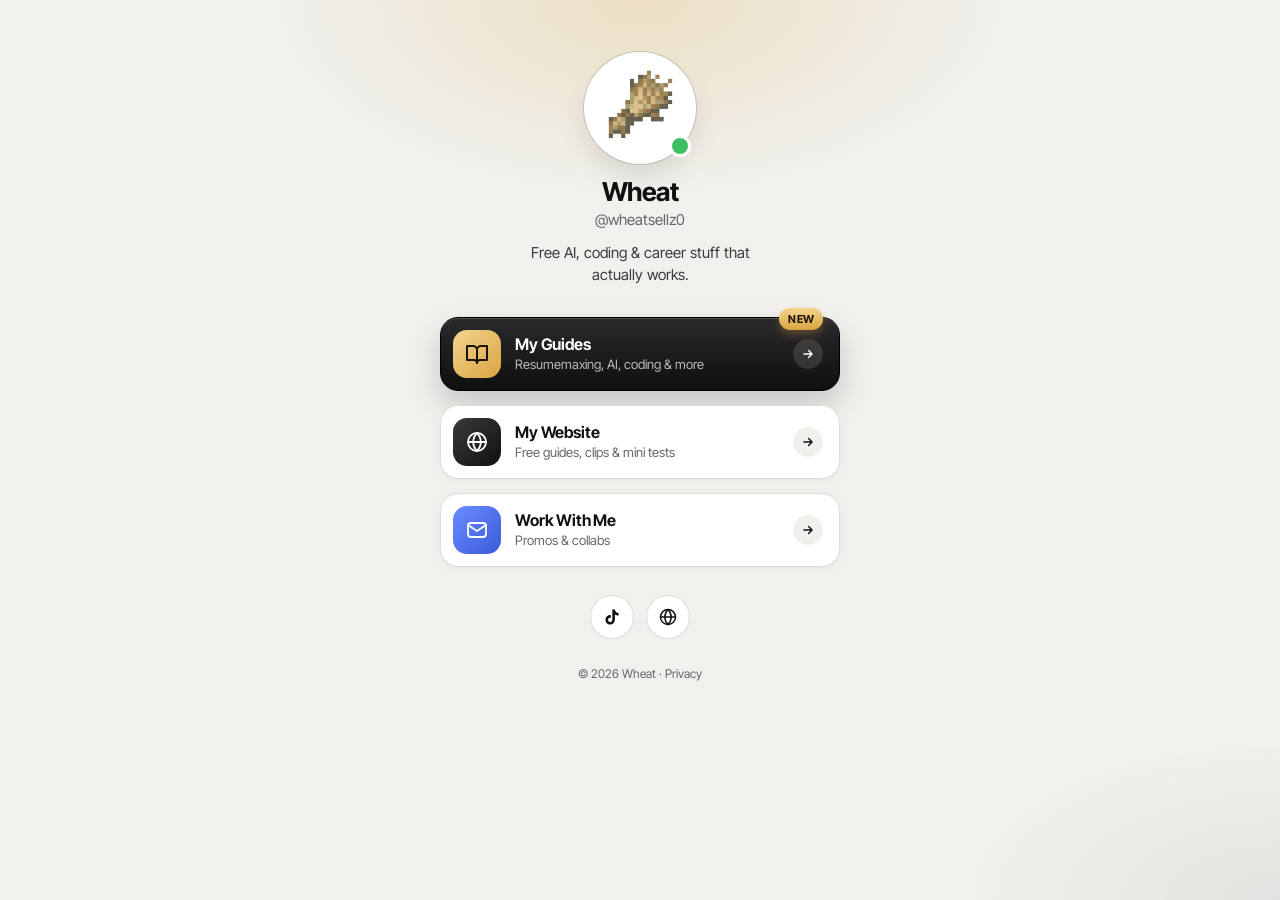
<file: links.html>
<!doctype html>
<html lang="en">
<head>
<meta charset="utf-8">
<meta name="viewport" content="width=device-width, initial-scale=1, viewport-fit=cover">
<meta http-equiv="Content-Security-Policy" content="default-src 'self'; script-src 'self' 'unsafe-inline' https://gc.zgo.at; style-src 'self' 'unsafe-inline'; img-src 'self' data: https://wheat.goatcounter.com; font-src 'self' data:; connect-src https://wheat.goatcounter.com; object-src 'none'; base-uri 'self'; form-action 'self'">
<title>Wheat</title>
<meta name="description" content="Wheat (@wheatsellz0): guides, website and socials.">
<meta property="og:title" content="Wheat">
<meta property="og:image" content="assets/og.png">
<link rel="icon" type="image/png" sizes="32x32" href="assets/favicon-32.png">
<link rel="apple-touch-icon" href="assets/apple-touch-icon.png">
<meta name="theme-color" content="#f1f0ed">
<meta name="referrer" content="strict-origin-when-cross-origin">
<!-- Built by scripts/build-links.ps1: the font and profile picture are embedded so this page works on its own. Edit the template, not links.html. -->
<style>
  @font-face { font-family: 'Inter Tight'; font-style: normal; font-weight: 100 900; font-display: swap; src: url([data-uri]) format('woff2'); }
  :root { --paper: #f1f0ed; --ink: #111112; --ink-2: #3a3a3e; --muted: #66656b; --edge: rgba(17,17,18,.14); --ease: cubic-bezier(.2,.7,.1,1); color-scheme: light; }
  * { box-sizing: border-box; margin: 0; }
  body { min-height: 100svh; display: grid; place-items: start center; background: var(--paper); color: var(--ink);
    font: 16px/1.5 'Inter Tight', system-ui, -apple-system, 'Segoe UI', sans-serif; -webkit-font-smoothing: antialiased; }
  .glow { position: fixed; inset: 0; z-index: -1; pointer-events: none;
    background: radial-gradient(40% 30% at 50% 0%, rgba(226,182,92,.28), transparent 70%), radial-gradient(35% 25% at 100% 100%, rgba(17,17,18,.06), transparent 70%); }
  .links { width: min(440px, 100%); padding: 56px 20px 40px; text-align: center; }

  .pfp-wrap { position: relative; width: 104px; height: 104px; margin: 0 auto; }
  .pfp { display: block; width: 104px; height: 104px; border-radius: 50%; object-fit: cover; background: #fff; box-shadow: 0 0 0 4px #fff, 0 0 0 5px var(--edge), 0 14px 30px rgba(0,0,0,.12); image-rendering: pixelated; }
  .dot { position: absolute; right: 4px; bottom: 6px; width: 16px; height: 16px; border-radius: 50%; background: #3fbf5f; box-shadow: 0 0 0 3px #fff; }
  h1 { font-size: 26px; font-weight: 700; letter-spacing: -0.02em; line-height: 1.2; margin-top: 16px; }
  .handle { color: var(--muted); font-size: 15px; margin-top: 2px; }
  .bio { color: var(--ink-2); font-size: 15px; margin: 10px auto 0; max-width: 30ch; }

  .list { display: grid; gap: 14px; margin-top: 30px; }
  .box { position: relative; display: flex; align-items: center; gap: 14px; padding: 12px 16px 12px 12px; border-radius: 18px; text-decoration: none; text-align: left; color: var(--ink);
    background: #fff; border: 1.5px solid var(--edge); box-shadow: 0 2px 8px rgba(0,0,0,.04); transition: transform .25s var(--ease), box-shadow .25s var(--ease), border-color .25s; -webkit-tap-highlight-color: transparent; }
  .box:hover { transform: translateY(-3px); border-color: rgba(17,17,18,.28); box-shadow: 0 14px 30px rgba(0,0,0,.08); }
  .box:active { transform: scale(.98); }
  .ic { width: 48px; height: 48px; flex: none; border-radius: 14px; display: grid; place-items: center; color: #fff; }
  .ic svg { width: 24px; height: 24px; }
  .t { flex: 1; min-width: 0; }
  .t b { display: block; font-size: 16px; font-weight: 650; letter-spacing: -0.01em; line-height: 1.3; }
  .t small { display: block; color: var(--muted); font-size: 13px; line-height: 1.35; margin-top: 2px; }
  .arr { width: 30px; height: 30px; flex: none; border-radius: 50%; display: grid; place-items: center; background: var(--paper); color: var(--ink); transition: transform .25s var(--ease), background .25s; }
  .arr svg { width: 14px; height: 14px; }
  .box:hover .arr { transform: translateX(2px) rotate(-45deg); background: var(--ink); color: #fff; }

  .box.feat { background: linear-gradient(180deg, #2a2a2e, #0f0f10); color: #fff; border-color: #000; box-shadow: inset 0 1px 0 rgba(255,255,255,.18), 0 14px 30px rgba(0,0,0,.18); }
  .box.feat .t small { color: #b9b9be; }
  .box.feat .arr { background: rgba(255,255,255,.12); color: #fff; }
  .box.feat:hover .arr { background: #f1cf85; color: #1a1408; }
  .tag { position: absolute; top: -10px; right: 16px; font-size: 11px; font-weight: 700; letter-spacing: .02em; padding: 3px 9px; border-radius: 999px; background: linear-gradient(180deg, #f3d48e, #d9a441); color: #1a1408; box-shadow: 0 4px 10px rgba(201,154,59,.35); }

  .socials { display: flex; justify-content: center; gap: 12px; margin-top: 28px; }
  .socials a { width: 44px; height: 44px; border-radius: 50%; display: grid; place-items: center; background: #fff; color: var(--ink); border: 1.5px solid var(--edge); transition: transform .25s var(--ease); }
  .socials a:hover { transform: translateY(-2px); }
  .socials svg { width: 20px; height: 20px; }
  footer { margin-top: 26px; font-size: 12px; color: var(--muted); }
  footer a { color: inherit; text-decoration: none; } footer a:hover { color: var(--ink); }
  :focus-visible { outline: 2px solid #c99a3b; outline-offset: 3px; }
</style>
</head>
<body>
<div class="glow" aria-hidden="true"></div>
<main class="links">
  <div class="pfp-wrap"><img class="pfp" src="[data-uri]" alt="Wheat"><span class="dot" aria-hidden="true"></span></div>
  <h1>Wheat</h1>
  <div class="handle">@wheatsellz0</div>
  <p class="bio">Free AI, coding &amp; career stuff that actually works.</p>

  <div class="list">
    <a class="box feat" href="https://vend5.gumroad.com/" target="_blank" rel="noopener">
      <span class="tag">NEW</span>
      <span class="ic" style="background:linear-gradient(135deg,#f3d48e,#d9a441);color:#1a1408"><svg viewBox="0 0 24 24" fill="none" stroke="currentColor" stroke-width="2" stroke-linecap="round" stroke-linejoin="round"><path d="M2 4h6a4 4 0 0 1 4 4v13a3 3 0 0 0-3-3H2z"/><path d="M22 4h-6a4 4 0 0 0-4 4v13a3 3 0 0 1 3-3h7z"/></svg></span>
      <span class="t"><b>My Guides</b><small>Resumemaxing, AI, coding &amp; more</small></span>
      <span class="arr"><svg viewBox="0 0 24 24" fill="none" stroke="currentColor" stroke-width="2.4" stroke-linecap="round" stroke-linejoin="round"><path d="M5 12h14M13 6l6 6-6 6"/></svg></span>
    </a>
    <a class="box" href="https://rz006.github.io/">
      <span class="ic" style="background:linear-gradient(135deg,#3a3a3e,#111)"><svg viewBox="0 0 24 24" fill="none" stroke="currentColor" stroke-width="1.8" stroke-linecap="round" stroke-linejoin="round"><circle cx="12" cy="12" r="9"/><path d="M3 12h18M12 3c2.5 2.6 3.8 5.6 3.8 9s-1.3 6.4-3.8 9c-2.5-2.6-3.8-5.6-3.8-9S9.5 5.6 12 3z"/></svg></span>
      <span class="t"><b>My Website</b><small>Free guides, clips &amp; mini tests</small></span>
      <span class="arr"><svg viewBox="0 0 24 24" fill="none" stroke="currentColor" stroke-width="2.4" stroke-linecap="round" stroke-linejoin="round"><path d="M5 12h14M13 6l6 6-6 6"/></svg></span>
    </a>
    <a class="box" href="https://rz006.github.io/#promos">
      <span class="ic" style="background:linear-gradient(135deg,#6b8cff,#3a5bd9)"><svg viewBox="0 0 24 24" fill="none" stroke="currentColor" stroke-width="1.8" stroke-linecap="round" stroke-linejoin="round"><rect x="3" y="5" width="18" height="14" rx="3"/><path d="m3 7 9 6 9-6"/></svg></span>
      <span class="t"><b>Work With Me</b><small>Promos &amp; collabs</small></span>
      <span class="arr"><svg viewBox="0 0 24 24" fill="none" stroke="currentColor" stroke-width="2.4" stroke-linecap="round" stroke-linejoin="round"><path d="M5 12h14M13 6l6 6-6 6"/></svg></span>
    </a>
  </div>

  <div class="socials">
    <a href="https://www.tiktok.com/@wheatsellz0" target="_blank" rel="noopener" aria-label="TikTok"><svg viewBox="0 0 24 24" fill="currentColor"><path d="M16.6 5.8A4.3 4.3 0 0 1 15.5 3h-3.1v12.4a2.6 2.6 0 1 1-2.6-2.6c.3 0 .5 0 .8.1V9.7a5.7 5.7 0 1 0 4.9 5.7V9a7.4 7.4 0 0 0 4.3 1.4V7.3a4.3 4.3 0 0 1-3.2-1.5z"/></svg></a>
    <a href="https://rz006.github.io/" aria-label="Website"><svg viewBox="0 0 24 24" fill="none" stroke="currentColor" stroke-width="1.8" stroke-linecap="round" stroke-linejoin="round"><circle cx="12" cy="12" r="9"/><path d="M3 12h18M12 3c2.5 2.6 3.8 5.6 3.8 9s-1.3 6.4-3.8 9c-2.5-2.6-3.8-5.6-3.8-9S9.5 5.6 12 3z"/></svg></a>
  </div>

  <footer>© <span id="yr">2026</span> Wheat · <a href="https://rz006.github.io/privacy.html">Privacy</a></footer>
</main>
<script>document.getElementById('yr').textContent = new Date().getFullYear();</script>
<script data-goatcounter="https://wheat.goatcounter.com/count" async src="https://gc.zgo.at/count.js"></script>
</body>
</html>
</file>
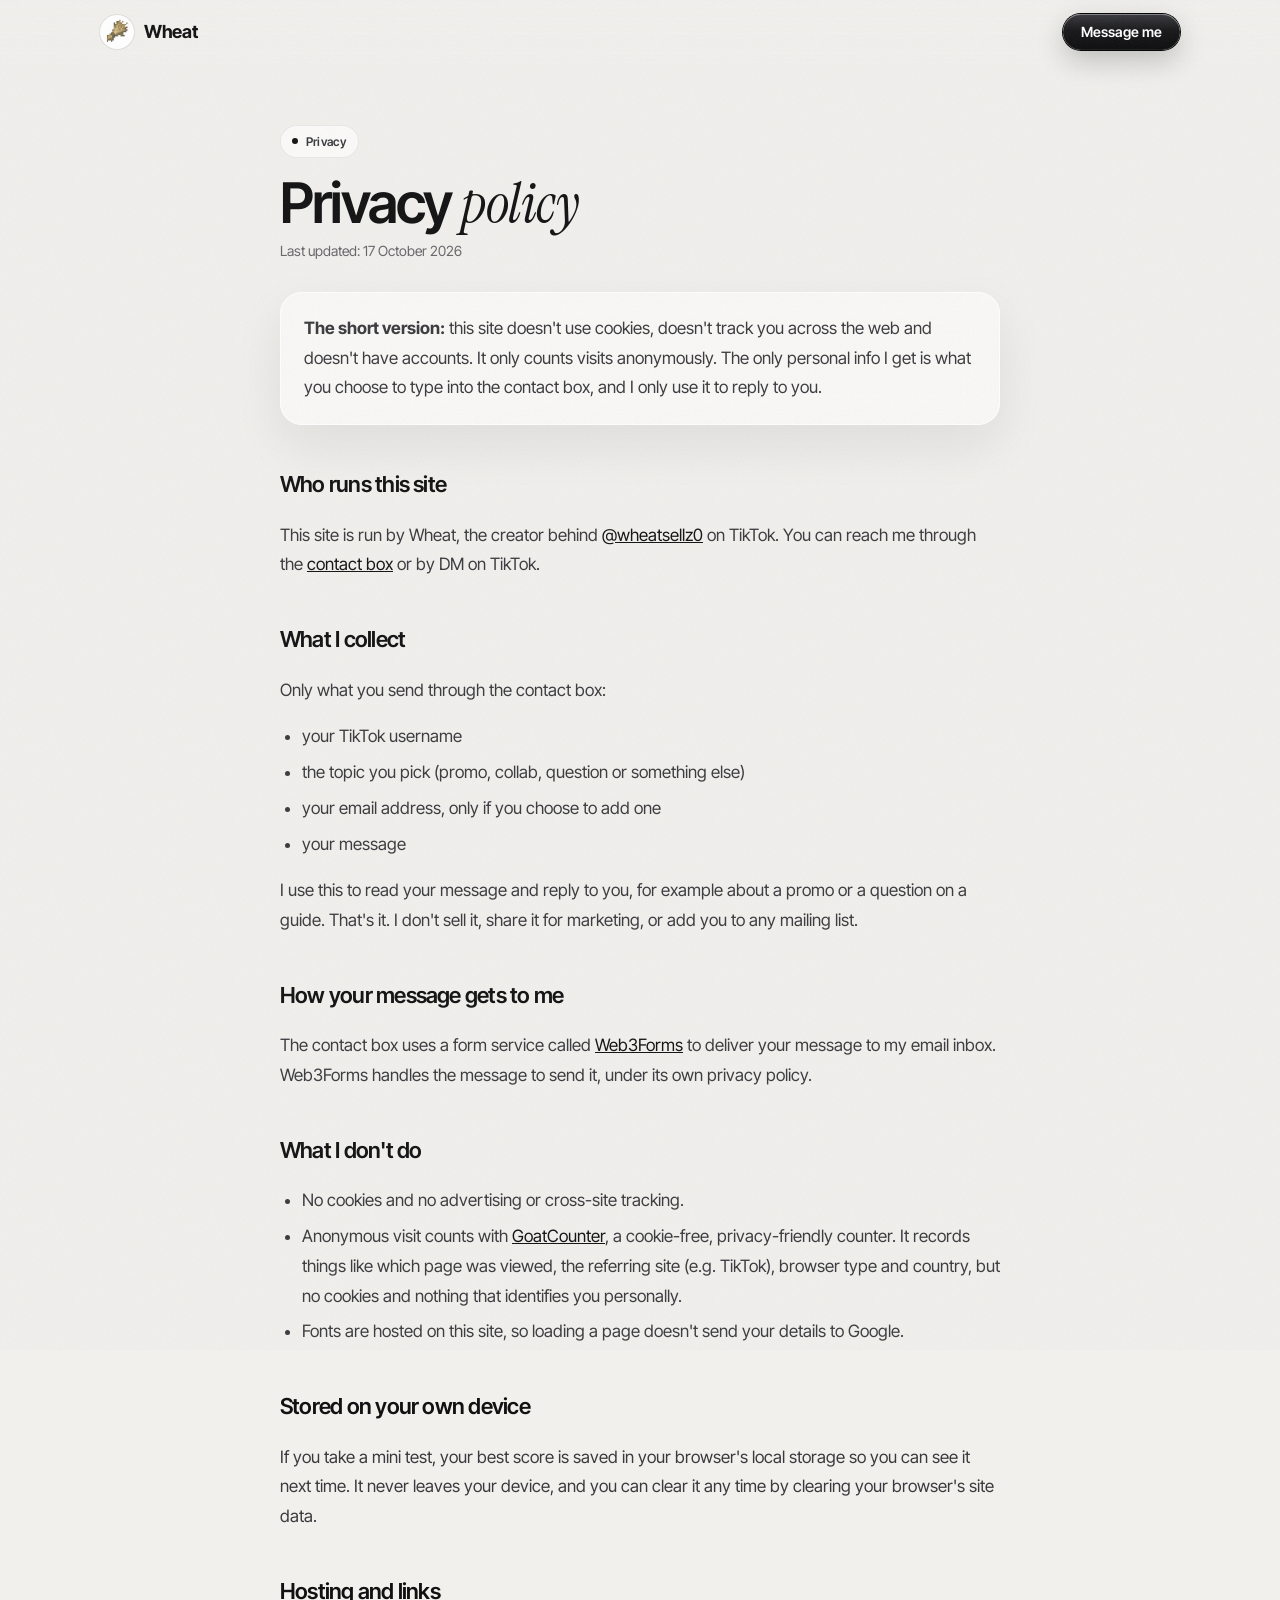
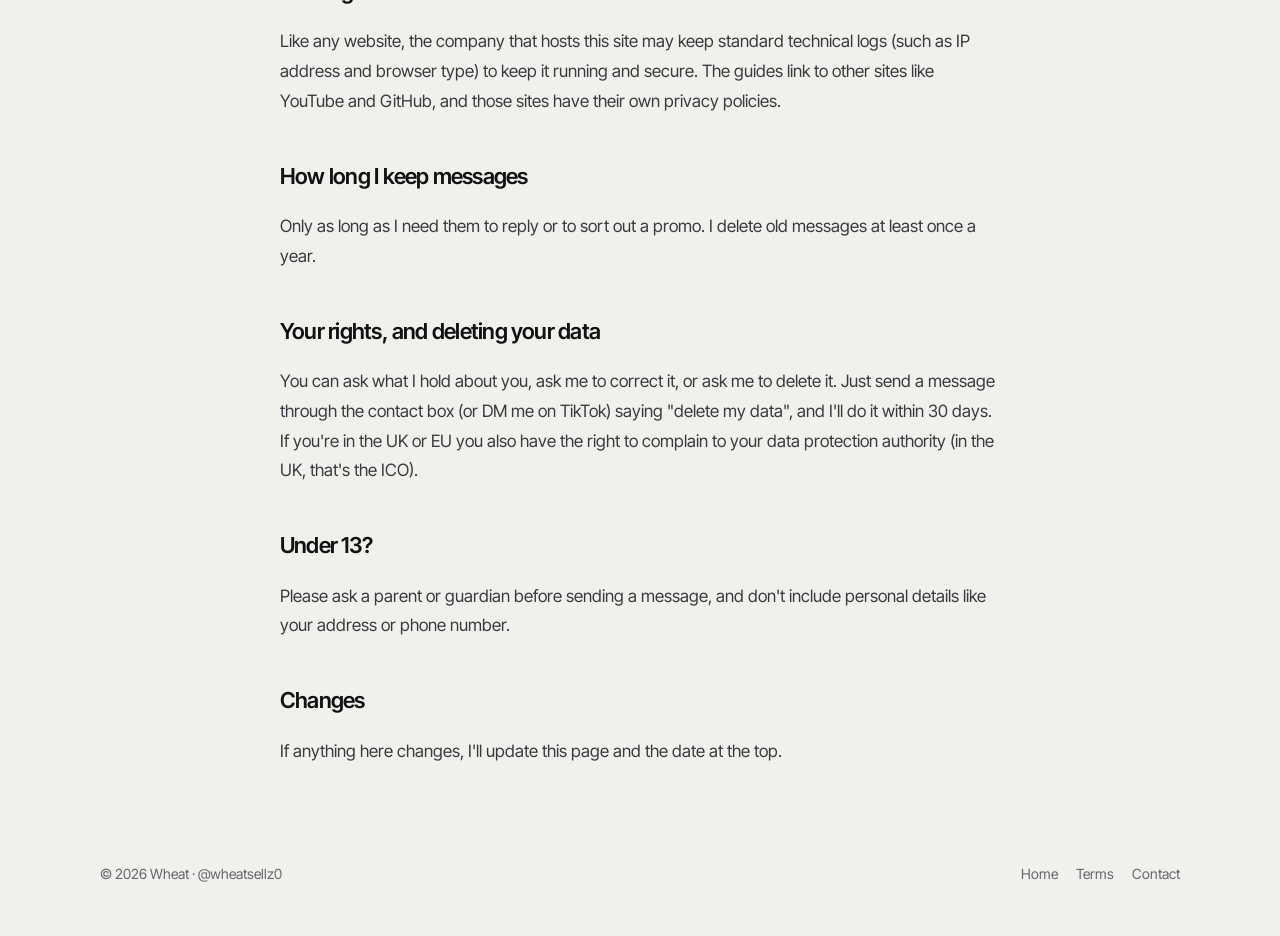
<file: privacy.html>
<!doctype html>
<html lang="en">
<head>
<meta charset="utf-8">
<meta name="viewport" content="width=device-width, initial-scale=1, viewport-fit=cover">
<meta http-equiv="Content-Security-Policy" content="default-src 'self'; script-src 'self' 'unsafe-inline' https://gc.zgo.at; style-src 'self' 'unsafe-inline'; img-src 'self' data: https://wheat.goatcounter.com; font-src 'self'; media-src 'self'; connect-src https://api.web3forms.com https://wheat.goatcounter.com; object-src 'none'; base-uri 'self'; form-action 'self'">
<title>Privacy policy · Wheat</title>
<meta name="description" content="What Wheat's site collects (only what you type in the contact box), why, and how to get it deleted.">
<link rel="stylesheet" href="assets/fonts.css">
<link rel="icon" type="image/png" sizes="32x32" href="assets/favicon-32.png">
<link rel="apple-touch-icon" href="assets/apple-touch-icon.png">
<meta name="theme-color" content="#f1f0ed">
<link rel="stylesheet" href="assets/style.css">
<style>
  .legal { padding-block: 60px 20px; font-size: 17px; line-height: 1.75; color: var(--ink-2); }
  .legal h1 { font-size: clamp(36px, 6vw, 56px); line-height: 1.05; font-weight: 600; color: var(--ink); margin: 16px 0 6px; }
  .legal h2 { font-size: 22px; color: var(--ink); margin: 40px 0 8px; font-weight: 600; }
  .legal .upd { color: var(--muted); font-size: 14px; }
  .legal .box { padding: 22px 24px; margin-top: 28px; }
  .legal ul { padding-left: 22px; } .legal li { margin: 6px 0; }
  .legal a { color: var(--ink); }
</style>
</head>
<body>
<a class="skip" href="#main">Skip to content</a>
<header class="topbar"><div class="wrap">
  <a class="brand" href="index.html"><img src="assets/avatar.jpg" alt="" onerror="this.src='assets/wheat.jpg'"><span>Wheat</span></a>
  <a class="pill dark" href="index.html#contact">Message me</a>
</div></header>

<main id="main" class="narrow legal">
  <div class="chip"><i></i>Privacy</div>
  <h1>Privacy <span class="serif">policy</span></h1>
  <div class="upd">Last updated: 17 October 2026</div>

  <div class="box glass"><b>The short version:</b> this site doesn't use cookies, doesn't track you across the web and doesn't have accounts. It only counts visits anonymously. The only personal info I get is what you choose to type into the contact box, and I only use it to reply to you.</div>

  <h2>Who runs this site</h2>
  <p>This site is run by Wheat, the creator behind <a href="https://www.tiktok.com/@wheatsellz0" target="_blank" rel="noopener">@wheatsellz0</a> on TikTok. You can reach me through the <a href="index.html#contact">contact box</a> or by DM on TikTok.</p>

  <h2>What I collect</h2>
  <p>Only what you send through the contact box:</p>
  <ul>
    <li>your TikTok username</li>
    <li>the topic you pick (promo, collab, question or something else)</li>
    <li>your email address, only if you choose to add one</li>
    <li>your message</li>
  </ul>
  <p>I use this to read your message and reply to you, for example about a promo or a question on a guide. That's it. I don't sell it, share it for marketing, or add you to any mailing list.</p>

  <h2>How your message gets to me</h2>
  <p>The contact box uses a form service called <a href="https://web3forms.com" target="_blank" rel="noopener">Web3Forms</a> to deliver your message to my email inbox. Web3Forms handles the message to send it, under its own privacy policy.</p>

  <h2>What I don't do</h2>
  <ul>
    <li>No cookies and no advertising or cross-site tracking.</li>
    <li>Anonymous visit counts with <a href="https://www.goatcounter.com" target="_blank" rel="noopener">GoatCounter</a>, a cookie-free, privacy-friendly counter. It records things like which page was viewed, the referring site (e.g. TikTok), browser type and country, but no cookies and nothing that identifies you personally.</li>
    <li>Fonts are hosted on this site, so loading a page doesn't send your details to Google.</li>
  </ul>

  <h2>Stored on your own device</h2>
  <p>If you take a mini test, your best score is saved in your browser's local storage so you can see it next time. It never leaves your device, and you can clear it any time by clearing your browser's site data.</p>

  <h2>Hosting and links</h2>
  <p>Like any website, the company that hosts this site may keep standard technical logs (such as IP address and browser type) to keep it running and secure. The guides link to other sites like YouTube and GitHub, and those sites have their own privacy policies.</p>

  <h2>How long I keep messages</h2>
  <p>Only as long as I need them to reply or to sort out a promo. I delete old messages at least once a year.</p>

  <h2>Your rights, and deleting your data</h2>
  <p>You can ask what I hold about you, ask me to correct it, or ask me to delete it. Just send a message through the contact box (or DM me on TikTok) saying "delete my data", and I'll do it within 30 days. If you're in the UK or EU you also have the right to complain to your data protection authority (in the UK, that's the ICO).</p>

  <h2>Under 13?</h2>
  <p>Please ask a parent or guardian before sending a message, and don't include personal details like your address or phone number.</p>

  <h2>Changes</h2>
  <p>If anything here changes, I'll update this page and the date at the top.</p>
</main>

<footer class="site"><div class="wrap">
  <div>© <span data-year></span> Wheat · @wheatsellz0</div>
  <div style="display:flex;gap:18px"><a href="index.html">Home</a><a href="terms.html">Terms</a><a href="index.html#contact">Contact</a></div>
</div></footer>
<script src="assets/site.js"></script>
<script data-goatcounter="https://wheat.goatcounter.com/count" async src="https://gc.zgo.at/count.js"></script>
</body>
</html>
</file>
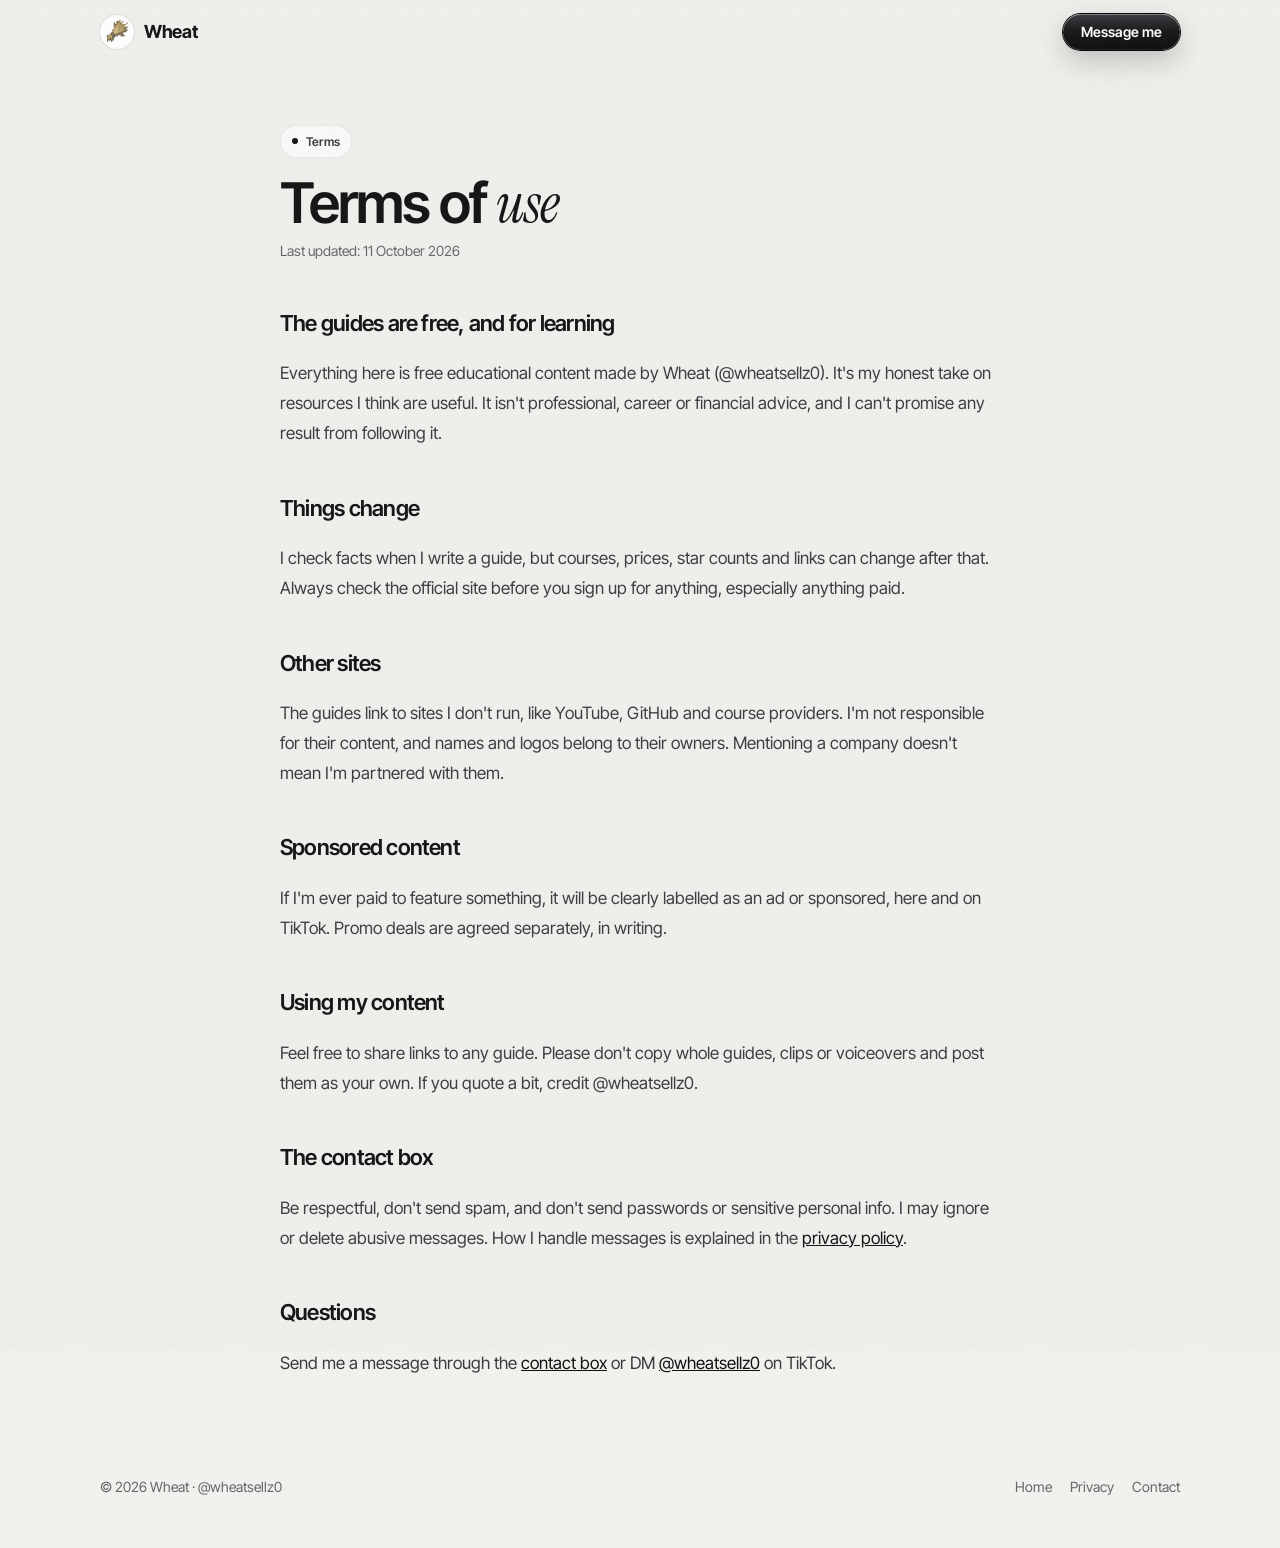
<file: terms.html>
<!doctype html>
<html lang="en">
<head>
<meta charset="utf-8">
<meta name="viewport" content="width=device-width, initial-scale=1, viewport-fit=cover">
<meta http-equiv="Content-Security-Policy" content="default-src 'self'; script-src 'self' 'unsafe-inline' https://gc.zgo.at; style-src 'self' 'unsafe-inline'; img-src 'self' data: https://wheat.goatcounter.com; font-src 'self'; media-src 'self'; connect-src https://api.web3forms.com https://wheat.goatcounter.com; object-src 'none'; base-uri 'self'; form-action 'self'">
<title>Terms · Wheat</title>
<meta name="description" content="The simple terms for using Wheat's free AI and computer science guides.">
<link rel="stylesheet" href="assets/fonts.css">
<link rel="icon" type="image/png" sizes="32x32" href="assets/favicon-32.png">
<link rel="apple-touch-icon" href="assets/apple-touch-icon.png">
<meta name="theme-color" content="#f1f0ed">
<link rel="stylesheet" href="assets/style.css">
<style>
  .legal { padding-block: 60px 20px; font-size: 17px; line-height: 1.75; color: var(--ink-2); }
  .legal h1 { font-size: clamp(36px, 6vw, 56px); line-height: 1.05; font-weight: 600; color: var(--ink); margin: 16px 0 6px; }
  .legal h2 { font-size: 22px; color: var(--ink); margin: 40px 0 8px; font-weight: 600; }
  .legal .upd { color: var(--muted); font-size: 14px; }
  .legal a { color: var(--ink); }
</style>
</head>
<body>
<a class="skip" href="#main">Skip to content</a>
<header class="topbar"><div class="wrap">
  <a class="brand" href="index.html"><img src="assets/avatar.jpg" alt="" onerror="this.src='assets/wheat.jpg'"><span>Wheat</span></a>
  <a class="pill dark" href="index.html#contact">Message me</a>
</div></header>

<main id="main" class="narrow legal">
  <div class="chip"><i></i>Terms</div>
  <h1>Terms of <span class="serif">use</span></h1>
  <div class="upd">Last updated: 11 October 2026</div>

  <h2>The guides are free, and for learning</h2>
  <p>Everything here is free educational content made by Wheat (@wheatsellz0). It's my honest take on resources I think are useful. It isn't professional, career or financial advice, and I can't promise any result from following it.</p>

  <h2>Things change</h2>
  <p>I check facts when I write a guide, but courses, prices, star counts and links can change after that. Always check the official site before you sign up for anything, especially anything paid.</p>

  <h2>Other sites</h2>
  <p>The guides link to sites I don't run, like YouTube, GitHub and course providers. I'm not responsible for their content, and names and logos belong to their owners. Mentioning a company doesn't mean I'm partnered with them.</p>

  <h2>Sponsored content</h2>
  <p>If I'm ever paid to feature something, it will be clearly labelled as an ad or sponsored, here and on TikTok. Promo deals are agreed separately, in writing.</p>

  <h2>Using my content</h2>
  <p>Feel free to share links to any guide. Please don't copy whole guides, clips or voiceovers and post them as your own. If you quote a bit, credit @wheatsellz0.</p>

  <h2>The contact box</h2>
  <p>Be respectful, don't send spam, and don't send passwords or sensitive personal info. I may ignore or delete abusive messages. How I handle messages is explained in the <a href="privacy.html">privacy policy</a>.</p>

  <h2>Questions</h2>
  <p>Send me a message through the <a href="index.html#contact">contact box</a> or DM <a href="https://www.tiktok.com/@wheatsellz0" target="_blank" rel="noopener">@wheatsellz0</a> on TikTok.</p>
</main>

<footer class="site"><div class="wrap">
  <div>© <span data-year></span> Wheat · @wheatsellz0</div>
  <div style="display:flex;gap:18px"><a href="index.html">Home</a><a href="privacy.html">Privacy</a><a href="index.html#contact">Contact</a></div>
</div></footer>
<script src="assets/site.js"></script>
<script data-goatcounter="https://wheat.goatcounter.com/count" async src="https://gc.zgo.at/count.js"></script>
</body>
</html>
</file>
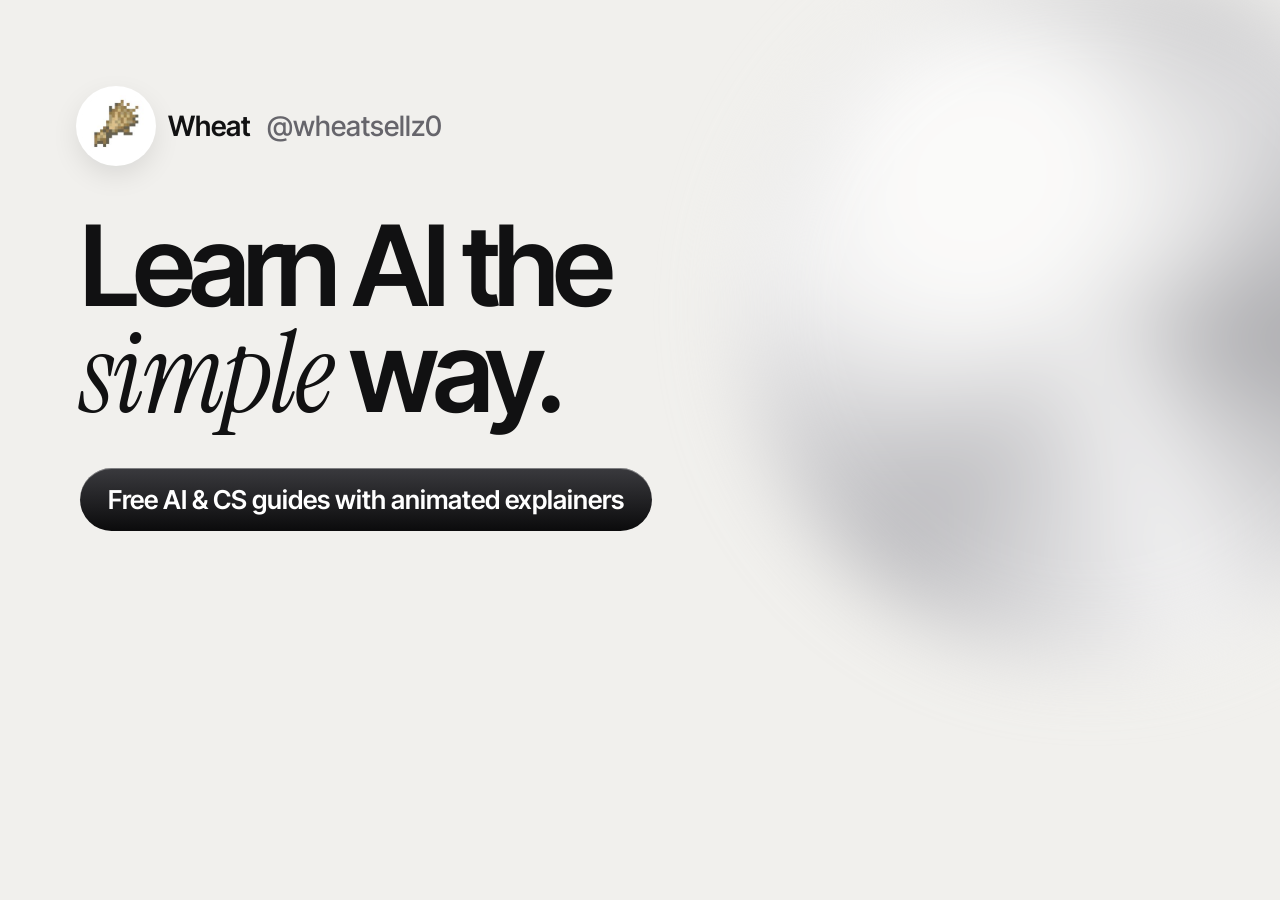
<file: scripts/og-card.html>
<!doctype html>
<html><head><meta charset="utf-8">
<!-- Source for assets/og.png (the link preview image). Render at 1200x630. -->
<link rel="stylesheet" href="../assets/fonts.css">
<style>
  html, body { margin: 0; width: 1200px; height: 630px; overflow: hidden; background: #f1f0ed; font-family: 'Inter Tight', sans-serif; color: #111112; }
  .orb { position: absolute; width: 700px; height: 700px; right: -160px; top: -40px; border-radius: 50%; filter: blur(40px); opacity: .7;
    background: radial-gradient(circle at 35% 30%, #fff 0 18%, transparent 45%), conic-gradient(from 40deg, #cfcfd3, #8d8d93, #f4f4f6, #a7a7ad, #e6e6e9, #77777d, #cfcfd3); }
  .wrap { position: absolute; left: 80px; top: 90px; }
  .who { display: flex; align-items: center; gap: 16px; font-size: 28px; font-weight: 600; }
  .who img { width: 72px; height: 72px; border-radius: 50%; background: #fff; box-shadow: 0 0 0 4px #fff, 0 10px 30px rgba(0,0,0,.12); }
  .who span { color: #66656b; font-weight: 500; }
  h1 { font-size: 112px; line-height: .95; letter-spacing: -0.055em; font-weight: 600; margin: 50px 0 0; }
  h1 em { font-family: 'Instrument Serif', serif; font-weight: 400; letter-spacing: -0.02em; }
  .pill { display: inline-block; margin-top: 40px; padding: 16px 28px; border-radius: 999px; color: #fff; font-size: 26px; font-weight: 600;
    background: linear-gradient(180deg, #3a3a3e, #0b0b0c); box-shadow: inset 0 1px 0 rgba(255,255,255,.35); }
</style></head>
<body>
  <div class="orb"></div>
  <div class="wrap">
    <div class="who"><img src="../assets/avatar.jpg" alt=""> Wheat <span>@wheatsellz0</span></div>
    <h1>Learn AI the<br><em>simple</em> way.</h1>
    <div class="pill">Free AI &amp; CS guides with animated explainers</div>
  </div>
</body></html>
</file>
<file: assets/fonts.css>
/* Self-hosted Google Fonts (SIL Open Font License): Inter Tight, Instrument Serif */
@font-face {
  font-family: 'Instrument Serif';
  font-style: italic;
  font-weight: 400;
  font-display: swap;
  src: url(fonts/instrument-serif-latin-ext.woff2) format('woff2');
  unicode-range: U+0100-02BA, U+02BD-02C5, U+02C7-02CC, U+02CE-02D7, U+02DD-02FF, U+0304, U+0308, U+0329, U+1D00-1DBF, U+1E00-1E9F, U+1EF2-1EFF, U+2020, U+20A0-20AB, U+20AD-20C4, U+2113, U+2C60-2C7F, U+A720-A7FF;
}
@font-face {
  font-family: 'Instrument Serif';
  font-style: italic;
  font-weight: 400;
  font-display: swap;
  src: url(fonts/instrument-serif-latin.woff2) format('woff2');
  unicode-range: U+0000-00FF, U+0131, U+0152-0153, U+02BB-02BC, U+02C6, U+02DA, U+02DC, U+0304, U+0308, U+0329, U+2000-206F, U+20AC, U+2122, U+2191, U+2193, U+2212, U+2215, U+FEFF, U+FFFD;
}
@font-face {
  font-family: 'Inter Tight';
  font-style: normal;
  font-weight: 400;
  font-display: swap;
  src: url(fonts/inter-tight-latin-ext.woff2) format('woff2');
  unicode-range: U+0100-02BA, U+02BD-02C5, U+02C7-02CC, U+02CE-02D7, U+02DD-02FF, U+0304, U+0308, U+0329, U+1D00-1DBF, U+1E00-1E9F, U+1EF2-1EFF, U+2020, U+20A0-20AB, U+20AD-20C4, U+2113, U+2C60-2C7F, U+A720-A7FF;
}
@font-face {
  font-family: 'Inter Tight';
  font-style: normal;
  font-weight: 400;
  font-display: swap;
  src: url(fonts/inter-tight-latin.woff2) format('woff2');
  unicode-range: U+0000-00FF, U+0131, U+0152-0153, U+02BB-02BC, U+02C6, U+02DA, U+02DC, U+0304, U+0308, U+0329, U+2000-206F, U+20AC, U+2122, U+2191, U+2193, U+2212, U+2215, U+FEFF, U+FFFD;
}
@font-face {
  font-family: 'Inter Tight';
  font-style: normal;
  font-weight: 500;
  font-display: swap;
  src: url(fonts/inter-tight-latin-ext.woff2) format('woff2');
  unicode-range: U+0100-02BA, U+02BD-02C5, U+02C7-02CC, U+02CE-02D7, U+02DD-02FF, U+0304, U+0308, U+0329, U+1D00-1DBF, U+1E00-1E9F, U+1EF2-1EFF, U+2020, U+20A0-20AB, U+20AD-20C4, U+2113, U+2C60-2C7F, U+A720-A7FF;
}
@font-face {
  font-family: 'Inter Tight';
  font-style: normal;
  font-weight: 500;
  font-display: swap;
  src: url(fonts/inter-tight-latin.woff2) format('woff2');
  unicode-range: U+0000-00FF, U+0131, U+0152-0153, U+02BB-02BC, U+02C6, U+02DA, U+02DC, U+0304, U+0308, U+0329, U+2000-206F, U+20AC, U+2122, U+2191, U+2193, U+2212, U+2215, U+FEFF, U+FFFD;
}
@font-face {
  font-family: 'Inter Tight';
  font-style: normal;
  font-weight: 600;
  font-display: swap;
  src: url(fonts/inter-tight-latin-ext.woff2) format('woff2');
  unicode-range: U+0100-02BA, U+02BD-02C5, U+02C7-02CC, U+02CE-02D7, U+02DD-02FF, U+0304, U+0308, U+0329, U+1D00-1DBF, U+1E00-1E9F, U+1EF2-1EFF, U+2020, U+20A0-20AB, U+20AD-20C4, U+2113, U+2C60-2C7F, U+A720-A7FF;
}
@font-face {
  font-family: 'Inter Tight';
  font-style: normal;
  font-weight: 600;
  font-display: swap;
  src: url(fonts/inter-tight-latin.woff2) format('woff2');
  unicode-range: U+0000-00FF, U+0131, U+0152-0153, U+02BB-02BC, U+02C6, U+02DA, U+02DC, U+0304, U+0308, U+0329, U+2000-206F, U+20AC, U+2122, U+2191, U+2193, U+2212, U+2215, U+FEFF, U+FFFD;
}
@font-face {
  font-family: 'Inter Tight';
  font-style: normal;
  font-weight: 700;
  font-display: swap;
  src: url(fonts/inter-tight-latin-ext.woff2) format('woff2');
  unicode-range: U+0100-02BA, U+02BD-02C5, U+02C7-02CC, U+02CE-02D7, U+02DD-02FF, U+0304, U+0308, U+0329, U+1D00-1DBF, U+1E00-1E9F, U+1EF2-1EFF, U+2020, U+20A0-20AB, U+20AD-20C4, U+2113, U+2C60-2C7F, U+A720-A7FF;
}
@font-face {
  font-family: 'Inter Tight';
  font-style: normal;
  font-weight: 700;
  font-display: swap;
  src: url(fonts/inter-tight-latin.woff2) format('woff2');
  unicode-range: U+0000-00FF, U+0131, U+0152-0153, U+02BB-02BC, U+02C6, U+02DA, U+02DC, U+0304, U+0308, U+0329, U+2000-206F, U+20AC, U+2122, U+2191, U+2193, U+2212, U+2215, U+FEFF, U+FFFD;
}
</file>
<file: assets/style.css>
/* Wheat: soft grainy off-white, frosted glass, glossy black pills, one dark band. */
:root {
  --paper: #f1f0ed;
  --paper-2: #e8e7e3;
  --ink: #111112;
  --ink-2: #3a3a3e;
  --muted: #66656b;
  --line: rgba(17, 17, 18, 0.08);
  --glass: rgba(255, 255, 255, 0.55);
  --glass-line: rgba(255, 255, 255, 0.85);
  --night: #0b0b0c;
  --night-2: #151517;
  --wheat: #c99a3b;
  --wheat-soft: #e2b65c;
  --ok: #3f9b55;
  --bad: #c4553f;
  --sans: 'Inter Tight', 'Inter', system-ui, -apple-system, 'Segoe UI', sans-serif;
  --serif: 'Instrument Serif', Georgia, 'Times New Roman', serif;
  --mono: ui-monospace, 'SFMono-Regular', Consolas, monospace;
  --r: 22px;
  --ease: cubic-bezier(.2, .7, .1, 1);
  color-scheme: light;
}
* { box-sizing: border-box; }
html { scroll-behavior: smooth; -webkit-text-size-adjust: 100%; }
body { margin: 0; background: var(--paper); color: var(--ink); font: 16px/1.6 var(--sans); -webkit-font-smoothing: antialiased; overflow-x: hidden; }
img { max-width: 100%; display: block; }
a { color: inherit; }
::selection { background: var(--wheat-soft); color: var(--ink); }
.skip { position: absolute; left: 12px; top: -60px; z-index: 200; padding: 10px 16px; border-radius: 999px; background: var(--ink); color: #fff; text-decoration: none; font-weight: 600; transition: top .2s; }
.skip:focus { top: 12px; }
.sr-only { position: absolute; width: 1px; height: 1px; overflow: hidden; clip: rect(0 0 0 0); white-space: nowrap; }

/* film grain over everything */
body::after { content: ''; position: fixed; inset: -50%; pointer-events: none; z-index: 100; opacity: .07;
  background-image: url("data:image/svg+xml,%3Csvg xmlns='http://www.w3.org/2000/svg' width='160' height='160'%3E%3Cfilter id='n'%3E%3CfeTurbulence type='fractalNoise' baseFrequency='.9' numOctaves='3' stitchTiles='stitch'/%3E%3C/filter%3E%3Crect width='100%25' height='100%25' filter='url(%23n)'/%3E%3C/svg%3E"); }

.wrap { width: min(1120px, 100%); margin-inline: auto; padding-inline: 20px; }
.narrow { width: min(760px, 100%); margin-inline: auto; padding-inline: 20px; }

/* ---------- buttons: glossy black pill + glass pill ---------- */
.pill { position: relative; display: inline-flex; align-items: center; gap: 10px; padding: 14px 24px; border-radius: 999px; font: 600 15px/1 var(--sans);
  text-decoration: none; border: 0; cursor: pointer; overflow: hidden; transition: transform .35s var(--ease), box-shadow .35s var(--ease); white-space: nowrap; }
.pill.dark { color: #fff; background: linear-gradient(180deg, #3a3a3e 0%, #161618 46%, #0b0b0c 100%);
  box-shadow: inset 0 1px 0 rgba(255,255,255,.35), inset 0 -1px 0 rgba(255,255,255,.08), 0 0 0 1px #000, 0 10px 28px rgba(0,0,0,.22); }
.pill.dark::before { content: ''; position: absolute; inset: 0; background: linear-gradient(105deg, transparent 35%, rgba(255,255,255,.22) 50%, transparent 65%); transform: translateX(-120%); transition: transform .8s var(--ease); }
.pill.dark:hover::before { transform: translateX(120%); }
.pill.glass { color: var(--ink); background: var(--glass); backdrop-filter: blur(14px) saturate(1.4); -webkit-backdrop-filter: blur(14px) saturate(1.4); box-shadow: inset 0 0 0 1px var(--glass-line), 0 8px 24px rgba(0,0,0,.06); }
.pill:hover { transform: translateY(-2px); }
.pill:active { transform: translateY(0) scale(.98); }
.pill svg { width: 16px; height: 16px; }
:focus-visible { outline: 2px solid var(--wheat); outline-offset: 3px; border-radius: 12px; }

/* ---------- glass card ---------- */
.glass { background: var(--glass); backdrop-filter: blur(18px) saturate(1.5); -webkit-backdrop-filter: blur(18px) saturate(1.5);
  box-shadow: inset 0 0 0 1px var(--glass-line), 0 20px 50px rgba(20,20,25,.08); border-radius: var(--r); }
.glass-dark { background: linear-gradient(160deg, rgba(255,255,255,.09), rgba(255,255,255,.02) 55%, rgba(255,255,255,.05));
  box-shadow: inset 0 1px 0 rgba(255,255,255,.22), inset 0 0 0 1px rgba(255,255,255,.1), 0 30px 60px rgba(0,0,0,.4); border-radius: var(--r); backdrop-filter: blur(12px); }

/* ---------- top bar ---------- */
.topbar { position: sticky; top: 0; z-index: 50; padding-block: 14px; transition: padding .3s var(--ease);
  background: linear-gradient(180deg, rgba(241,240,237,.92), rgba(241,240,237,.72)); backdrop-filter: blur(14px); -webkit-backdrop-filter: blur(14px); }
.topbar .wrap { display: flex; align-items: center; justify-content: space-between; gap: 12px; }
.brand { display: flex; align-items: center; gap: 10px; text-decoration: none; font-weight: 700; letter-spacing: -0.02em; font-size: 18px; }
.brand img { width: 34px; height: 34px; border-radius: 50%; background: #fff; box-shadow: 0 0 0 1px var(--line); }
.navpill { display: flex; gap: 2px; padding: 5px; border-radius: 999px; }
.navpill a { padding: 8px 14px; border-radius: 999px; font-size: 14px; font-weight: 500; text-decoration: none; color: var(--ink-2); transition: background .25s, color .25s; }
.navpill a:hover, .navpill a.on { background: #fff; color: var(--ink); box-shadow: 0 1px 4px rgba(0,0,0,.08); }
.topbar .pill { padding: 11px 18px; font-size: 14px; }
@media (max-width: 760px) { .navpill { display: none; } }

/* ---------- reveal on scroll ---------- */
.reveal { opacity: 0; transform: translateY(26px); filter: blur(6px); transition: opacity .9s var(--ease), transform .9s var(--ease), filter .9s var(--ease); transition-delay: var(--d, 0s); }
.reveal.in { opacity: 1; transform: none; filter: none; }

/* ---------- section heads ---------- */
.chip { display: inline-flex; align-items: center; gap: 8px; padding: 6px 12px; border-radius: 999px; font-size: 12px; font-weight: 600; letter-spacing: .02em; color: var(--ink-2);
  background: rgba(255,255,255,.7); box-shadow: inset 0 0 0 1px var(--line); }
.chip i { width: 6px; height: 6px; border-radius: 50%; background: var(--ink); display: block; }
.chip .num { color: var(--muted); }
h1, h2, h3 { letter-spacing: -0.035em; text-wrap: balance; margin: 0; }
.h2 { font-size: clamp(34px, 5vw, 56px); line-height: 1.02; font-weight: 600; margin-top: 16px; }
.serif { font-family: var(--serif); font-style: italic; font-weight: 400; letter-spacing: -0.01em; }
.sub { color: var(--muted); font-size: 18px; max-width: 54ch; margin: 14px 0 0; }

/* ---------- clip player ---------- */
figure.clip { margin: 28px 0; border-radius: 24px; overflow: hidden; background: var(--night); position: relative;
  box-shadow: inset 0 1px 0 rgba(255,255,255,.18), 0 0 0 1px #000, 0 30px 60px rgba(0,0,0,.18); }
.clip-stage svg { display: block; width: 100%; height: auto; aspect-ratio: 16 / 9; }
.clip-cap { display: flex; justify-content: center; align-items: center; min-height: 54px; padding: 4px 16px 10px; pointer-events: none; }
.clip-cap span { max-width: 88%; text-align: center; font: 600 clamp(14px, 2.2vw, 19px)/1.35 var(--sans); color: #fff; padding: 6px 12px; border-radius: 10px;
  background: rgba(0,0,0,.55); backdrop-filter: blur(6px); }
.clip-cap span.in { animation: capIn .35s var(--ease); }
@keyframes capIn { from { opacity: 0; transform: translateY(6px); } to { opacity: 1; transform: none; } }
.clip-bar { height: 3px; background: rgba(255,255,255,.1); }
.clip-bar i { display: block; height: 100%; background: var(--wheat-soft); transform-origin: left; transform: scaleX(0); }
.clip-ui { display: flex; align-items: center; gap: 12px; padding: 12px 14px; color: #fff; }
.clip-title { flex: 1; min-width: 0; font-size: 14px; font-weight: 600; color: #d9d9dc; white-space: nowrap; overflow: hidden; text-overflow: ellipsis; }
.clip-btn { display: inline-flex; align-items: center; gap: 8px; border: 0; cursor: pointer; color: #fff; font: 600 13px var(--sans); padding: 9px 13px; border-radius: 999px;
  background: linear-gradient(180deg, #2c2c30, #161618); box-shadow: inset 0 1px 0 rgba(255,255,255,.25), 0 0 0 1px #000; }
.clip-btn.on { color: #1a1408; background: linear-gradient(180deg, #f1cf85, #d9a441); }
.clip-missing { padding: 40px; color: #ccc; text-align: center; }
@media (max-width: 520px) { .clip-sound span { display: none; } }

/* ---------- footer ---------- */
footer.site { padding-block: 60px 50px; color: var(--muted); font-size: 14px; }
footer.site .wrap { display: flex; flex-wrap: wrap; justify-content: space-between; gap: 16px; }
footer.site a { text-decoration: none; } footer.site a:hover { color: var(--ink); }

@media (prefers-reduced-motion: reduce) {
  html { scroll-behavior: auto; }
  .reveal { opacity: 1; transform: none; filter: none; transition: none; }
  *, *::before, *::after { animation-duration: .01ms !important; animation-iteration-count: 1 !important; transition-duration: .01ms !important; }
}
</file>
